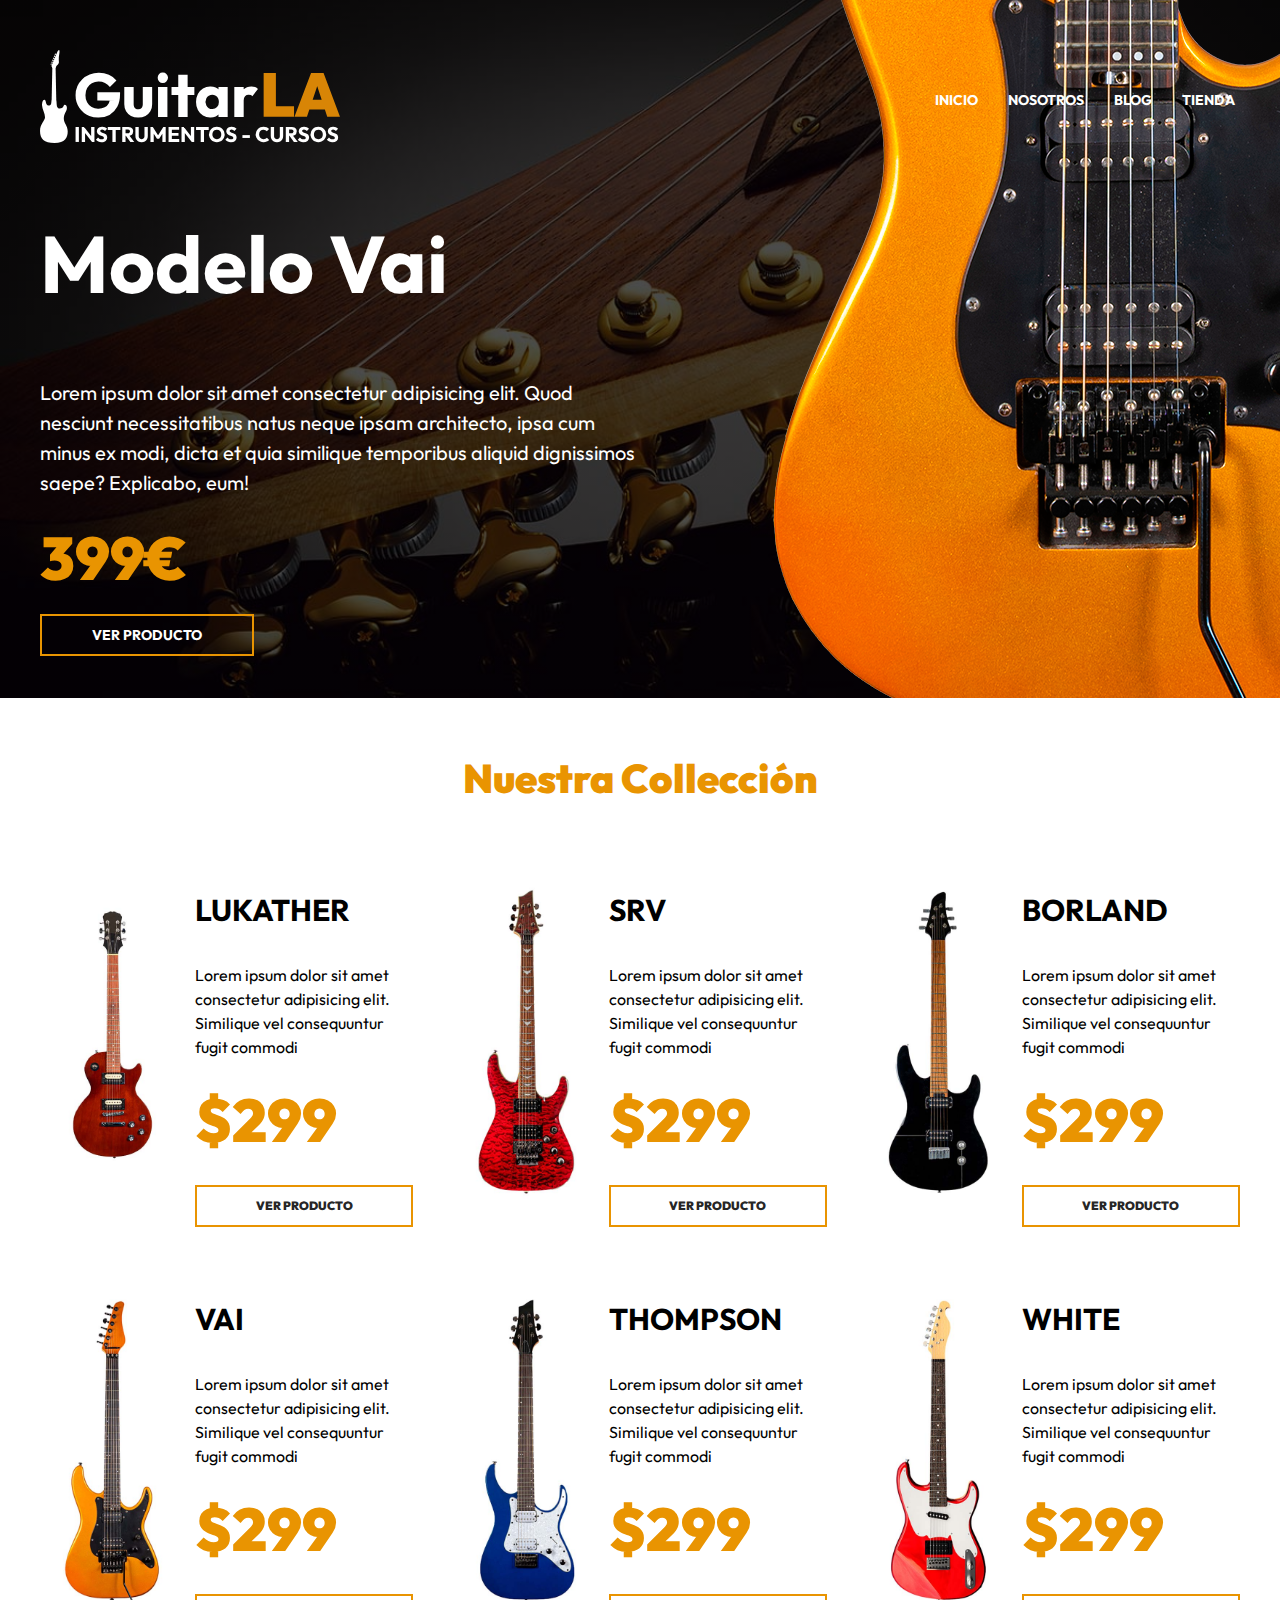
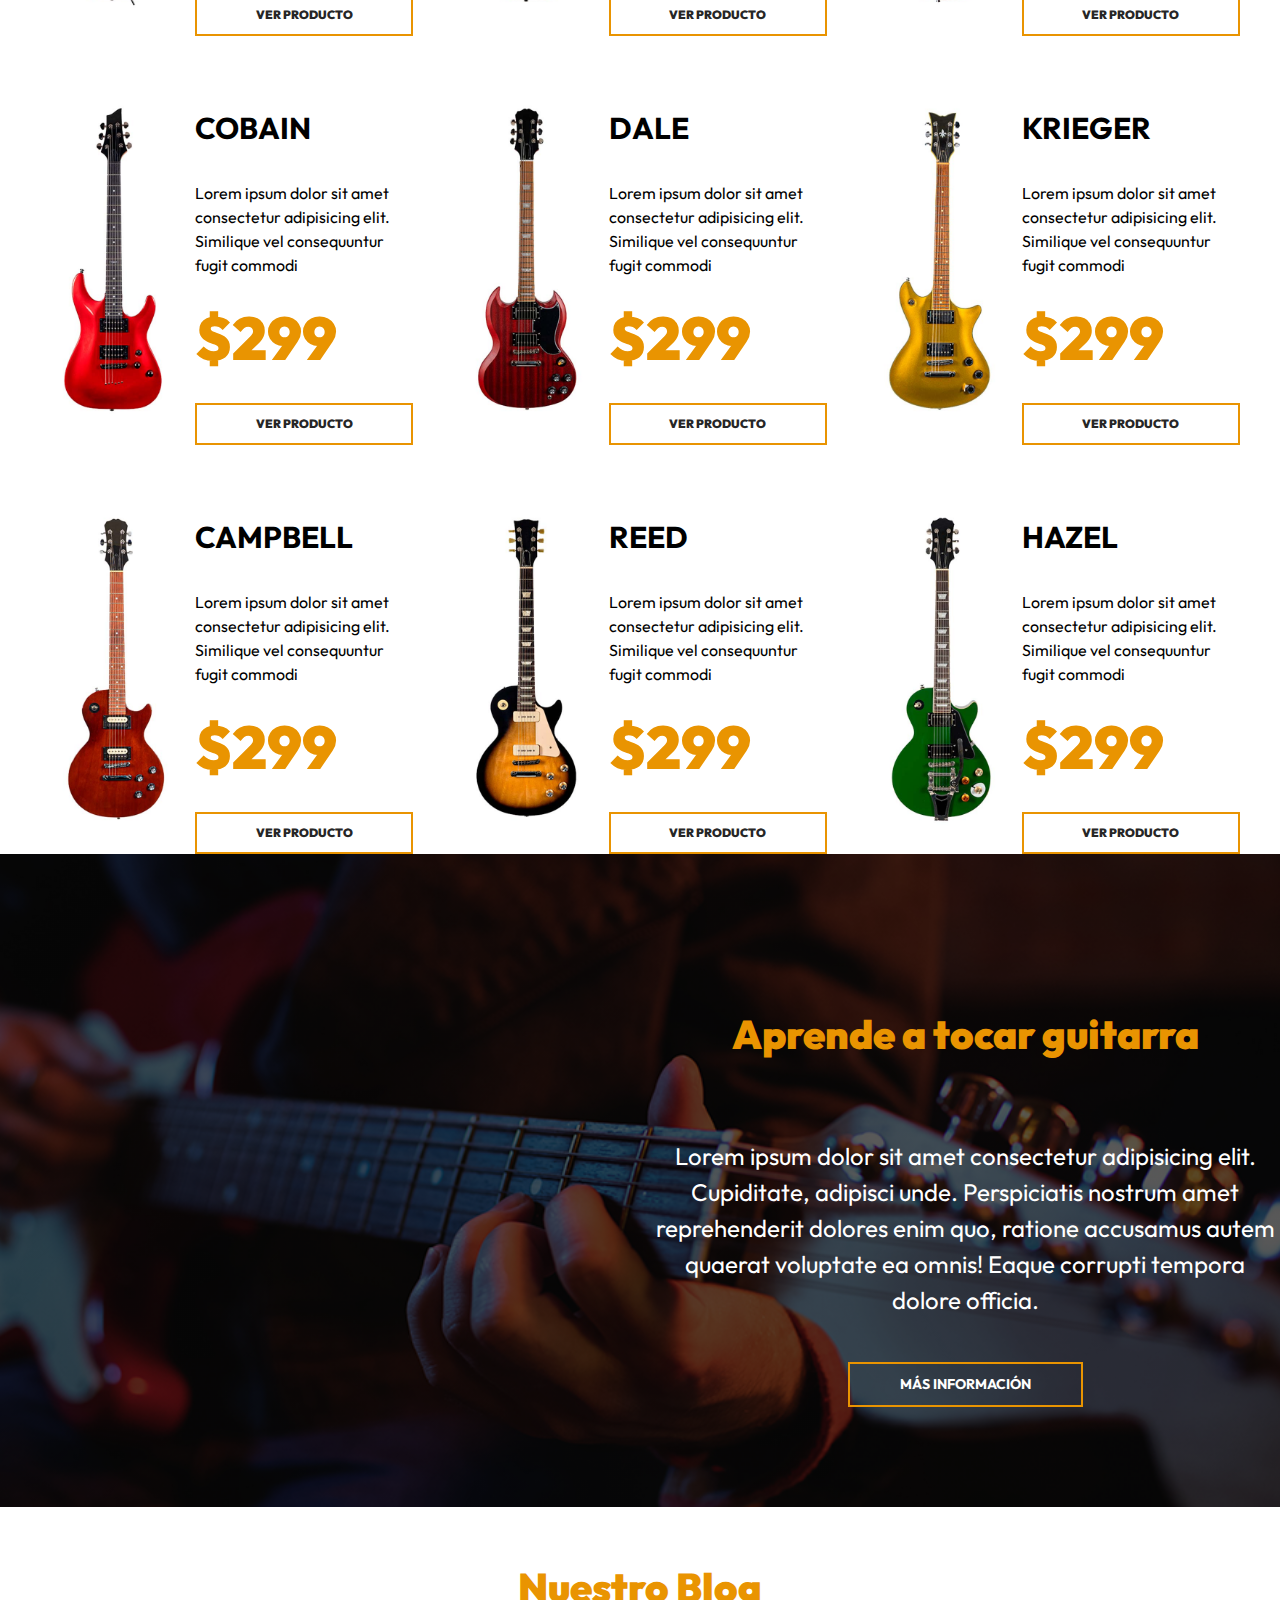
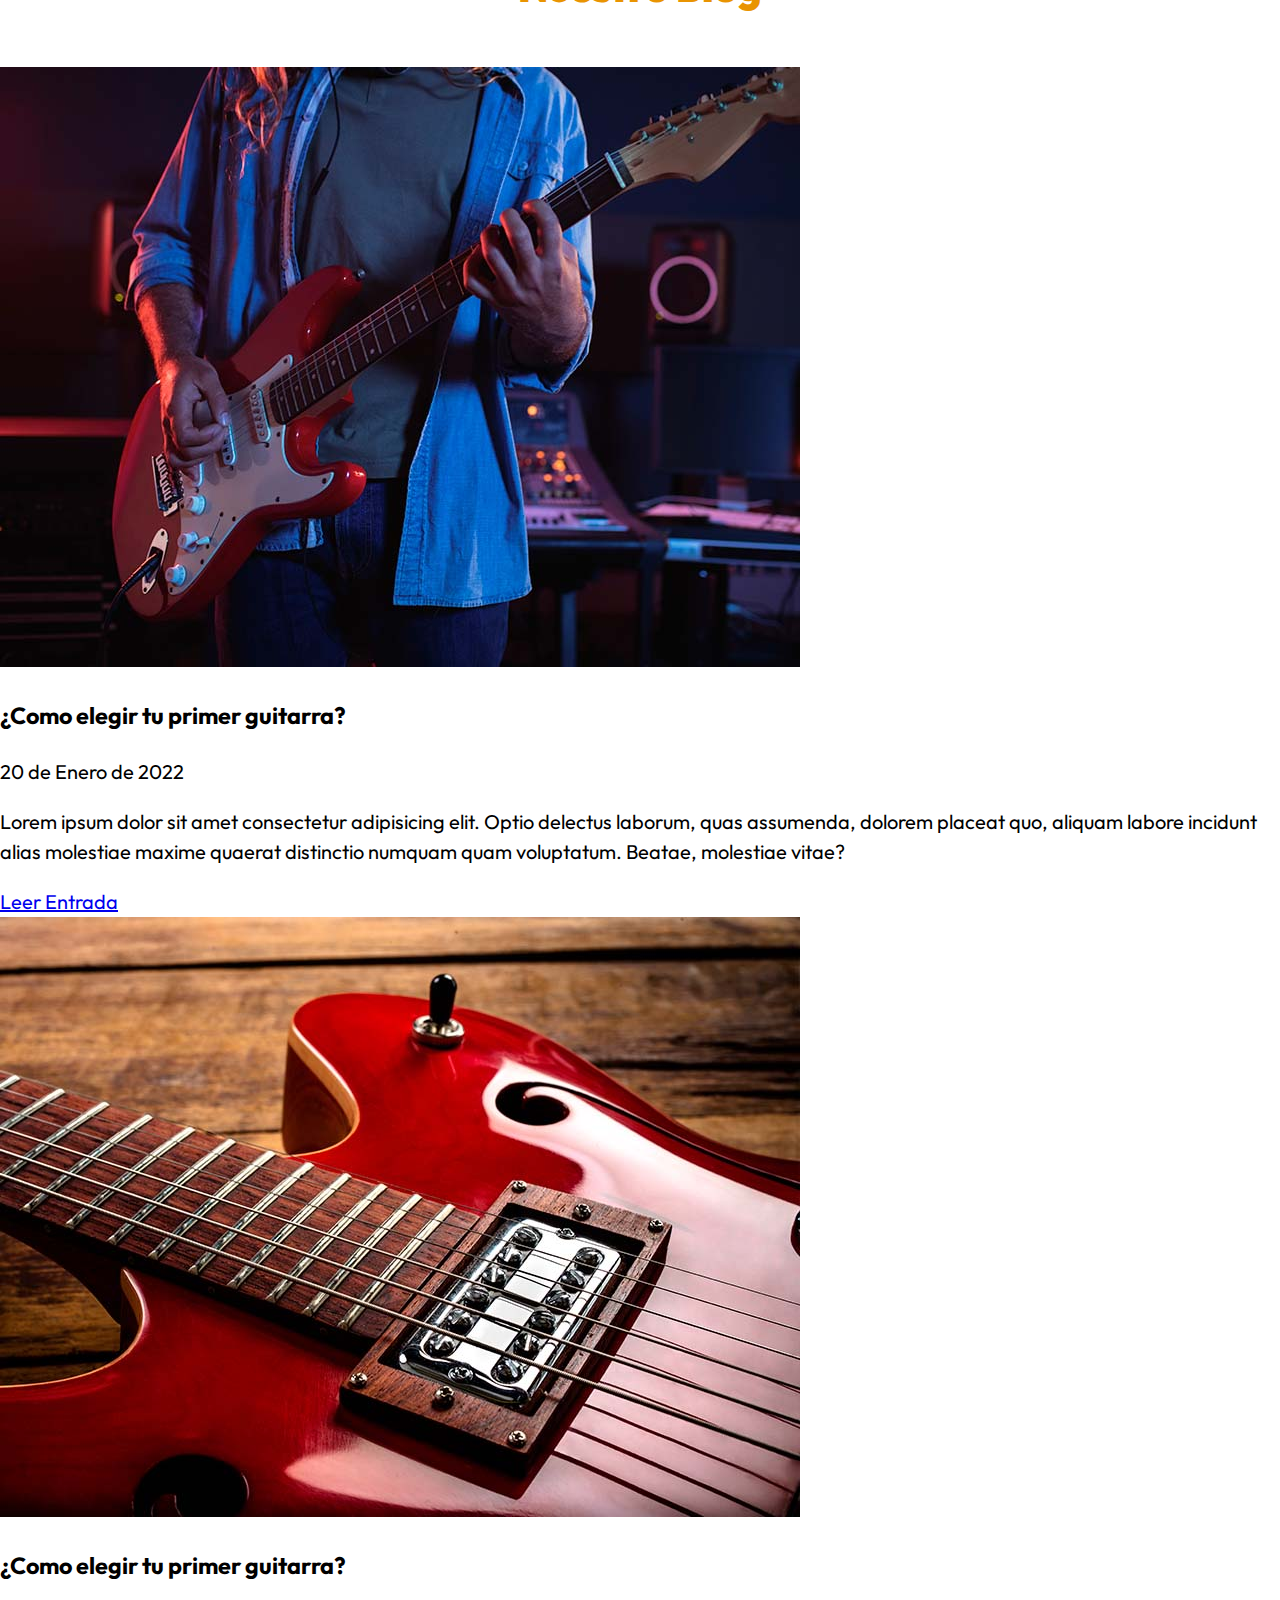
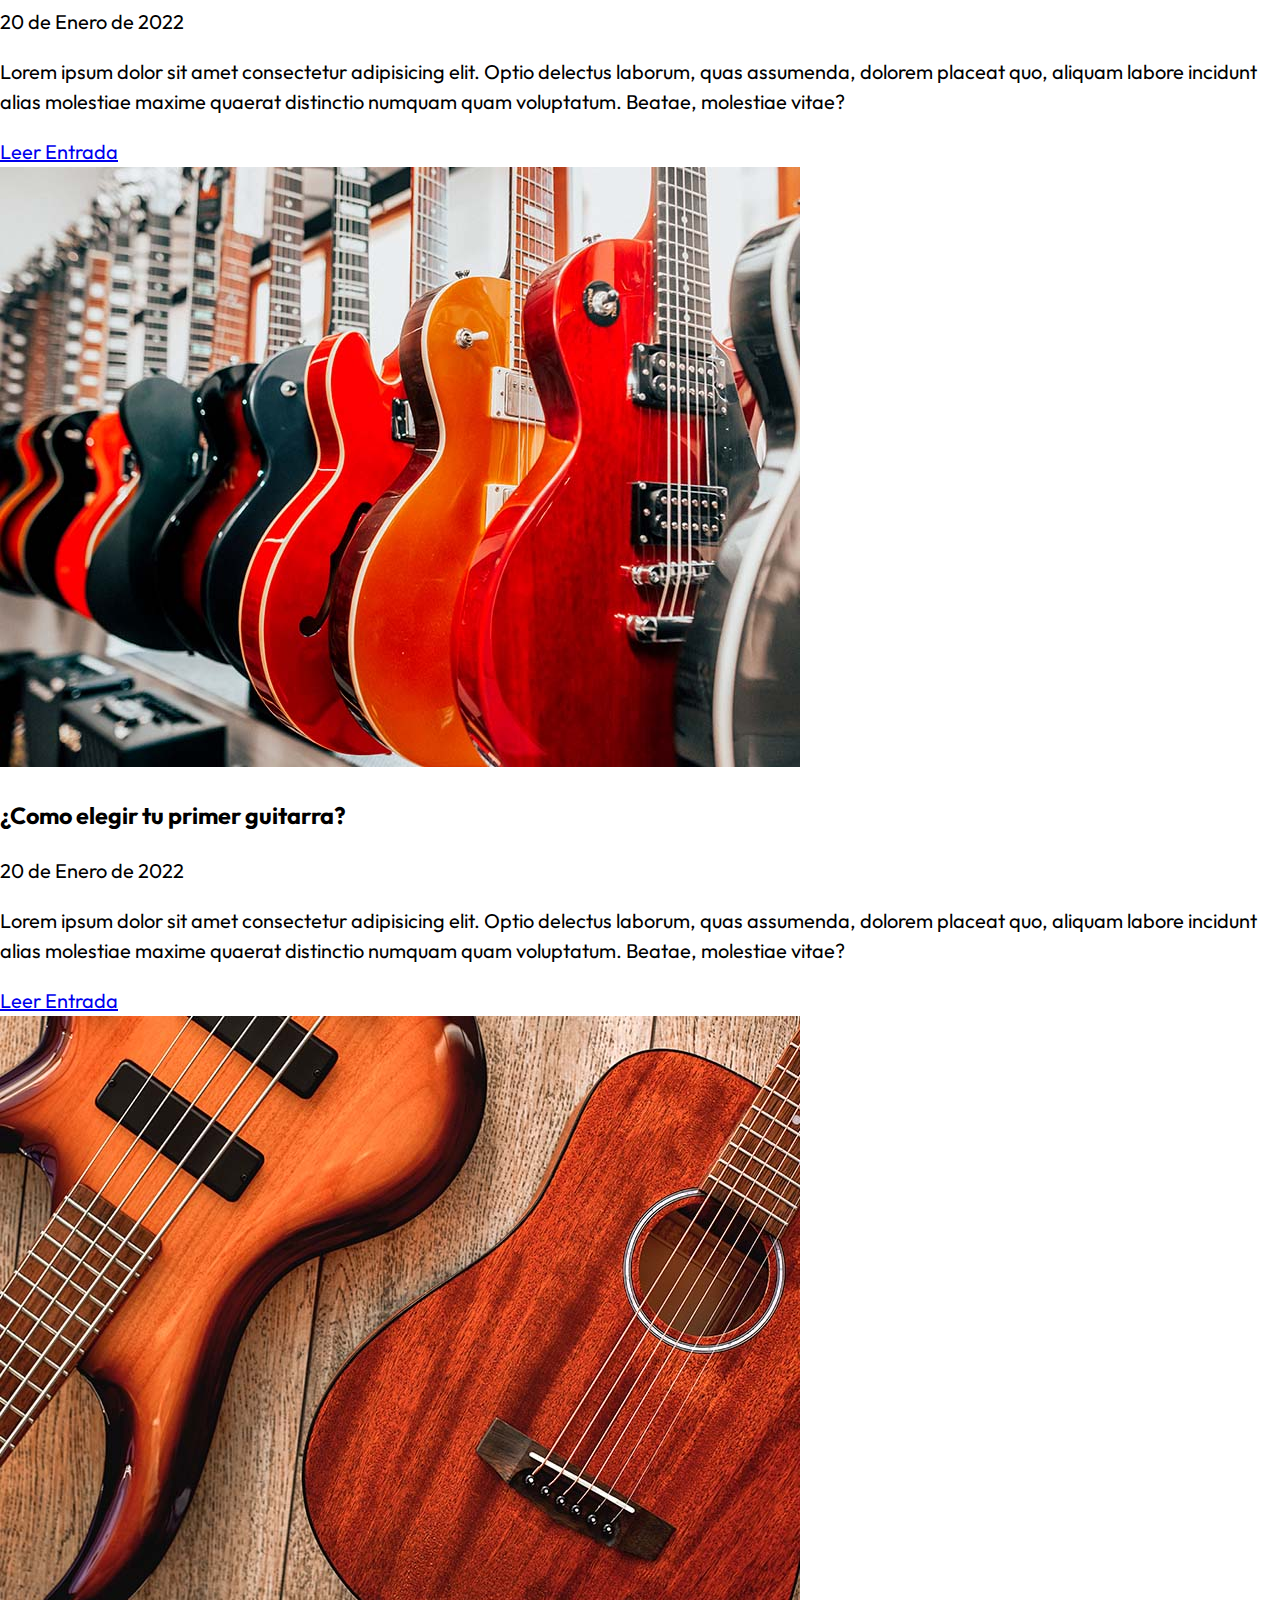
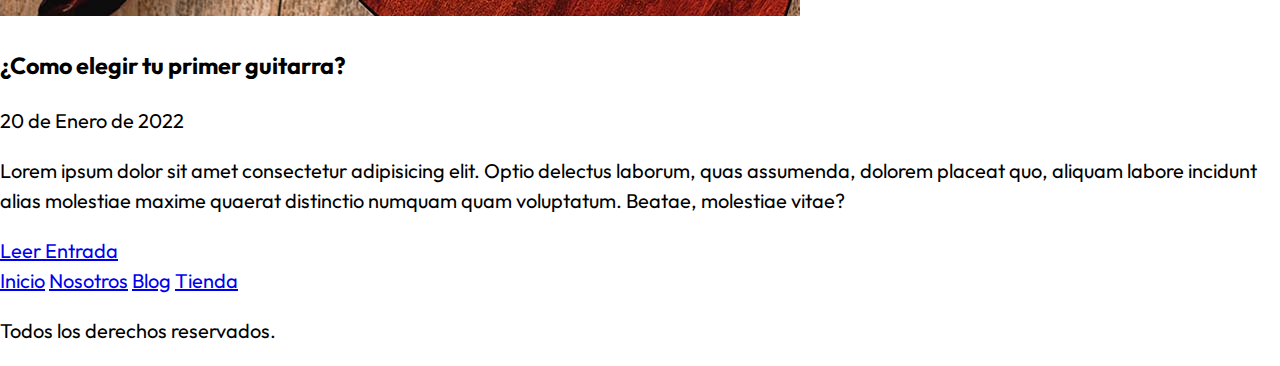
<file: index.html>
<!DOCTYPE html>
<html lang="en">

<head>
    <meta charset="UTF-8">
    <meta http-equiv="X-UA-Compatible" content="IE=edge">
    <meta name="viewport" content="width=device-width, initial-scale=1.0">
    <title>GuitarLA</title>
    <link rel="stylesheet" href="css/normalize.css">
    <link rel="preconnect" href="https://fonts.googleapis.com">
    <link rel="preconnect" href="https://fonts.gstatic.com" crossorigin>
    <link href="https://fonts.googleapis.com/css2?family=Outfit:wght@400;700;900&display=swap" rel="stylesheet">
    <link rel="stylesheet" href="css/app.css">
</head>

<body>
    <header class="header">
        <div class="header__contenedor">
            <div class="header__barra">
                <a href="./">
                    <img src="img/logo.svg" alt="imagen logo" class="header__logo">
                </a>
                <nav class="navegacion">
                    <a class="navegacion__enlace" href="index.html">Inicio</a>
                    <a class="navegacion__enlace" href="nosotros.html">Nosotros</a>
                    <a class="navegacion__enlace" href="blog.html">Blog</a>
                    <a class="navegacion__enlace" href="tienda.html">Tienda</a>

                </nav>
            </div> <!-- header.barra-->
            <div class="modelo">
                <h1 class="modelo__nombre">Modelo Vai</h1>
                <p class="modelo__descripcion">
                    Lorem ipsum dolor sit amet consectetur adipisicing elit. Quod nesciunt necessitatibus natus neque
                    ipsam architecto, ipsa cum minus ex modi, dicta et quia similique temporibus aliquid dignissimos
                    saepe? Explicabo, eum!
                </p>
                <p class="modelo__precio">399€</p>
                <a href="producto.html" class="modelo__enlace">Ver Producto</a>
            </div>
        </div>
        <img src="img/header_guitarra.png" alt="imagen header guitarra" class="header__guitarra">
    </header>
    <main class="productos productos__contenedor">
        <h2 class="productos__heading">Nuestra Collección</h2>
        <div class="productos__grid">

            <div class="producto">
                <img class="producto__imagen" src="img/guitarra_01.jpg" alt="imagen guitarra">

                <div class="producto__contenido">
                    <h3 class="producto__nombre">Lukather</h3>
                    <p class="producto__descripcion">Lorem ipsum dolor sit amet consectetur adipisicing elit. Similique
                        vel consequuntur fugit commodi</p>
                    <p class="producto__precio">$299</p>
                    <a class="producto__enlace" href="producto.html">Ver Producto</a>
                </div>
            </div><!--./producto-->

            <div class="producto">
                <img class="producto__imagen" src="img/guitarra_02.jpg" alt="imagen guitarra">

                <div class="producto__contenido">
                    <h3 class="producto__nombre">SRV</h3>
                    <p class="producto__descripcion">Lorem ipsum dolor sit amet consectetur adipisicing elit. Similique
                        vel consequuntur fugit commodi</p>
                    <p class="producto__precio">$299</p>
                    <a class="producto__enlace" href="producto.html">Ver Producto</a>
                </div>
            </div><!--./producto-->

            <div class="producto">
                <img class="producto__imagen" src="img/guitarra_03.jpg" alt="imagen guitarra">

                <div class="producto__contenido">
                    <h3 class="producto__nombre">Borland</h3>
                    <p class="producto__descripcion">Lorem ipsum dolor sit amet consectetur adipisicing elit. Similique
                        vel consequuntur fugit commodi</p>
                    <p class="producto__precio">$299</p>
                    <a class="producto__enlace" href="producto.html">Ver Producto</a>
                </div>
            </div><!--./producto-->

            <div class="producto">
                <img class="producto__imagen" src="img/guitarra_04.jpg" alt="imagen guitarra">

                <div class="producto__contenido">
                    <h3 class="producto__nombre">VAI</h3>
                    <p class="producto__descripcion">Lorem ipsum dolor sit amet consectetur adipisicing elit. Similique
                        vel consequuntur fugit commodi</p>
                    <p class="producto__precio">$299</p>
                    <a class="producto__enlace" href="producto.html">Ver Producto</a>
                </div>
            </div><!--./producto-->

            <div class="producto">
                <img class="producto__imagen" src="img/guitarra_05.jpg" alt="imagen guitarra">

                <div class="producto__contenido">
                    <h3 class="producto__nombre">Thompson</h3>
                    <p class="producto__descripcion">Lorem ipsum dolor sit amet consectetur adipisicing elit. Similique
                        vel consequuntur fugit commodi</p>
                    <p class="producto__precio">$299</p>
                    <a class="producto__enlace" href="producto.html">Ver Producto</a>
                </div>
            </div><!--./producto-->

            <div class="producto">
                <img class="producto__imagen" src="img/guitarra_06.jpg" alt="imagen guitarra">

                <div class="producto__contenido">
                    <h3 class="producto__nombre">White</h3>
                    <p class="producto__descripcion">Lorem ipsum dolor sit amet consectetur adipisicing elit. Similique
                        vel consequuntur fugit commodi</p>
                    <p class="producto__precio">$299</p>
                    <a class="producto__enlace" href="producto.html">Ver Producto</a>
                </div>
            </div><!--./producto-->

            <div class="producto">
                <img class="producto__imagen" src="img/guitarra_07.jpg" alt="imagen guitarra">

                <div class="producto__contenido">
                    <h3 class="producto__nombre">Cobain</h3>
                    <p class="producto__descripcion">Lorem ipsum dolor sit amet consectetur adipisicing elit. Similique
                        vel consequuntur fugit commodi</p>
                    <p class="producto__precio">$299</p>
                    <a class="producto__enlace" href="producto.html">Ver Producto</a>
                </div>
            </div><!--./producto-->

            <div class="producto">
                <img class="producto__imagen" src="img/guitarra_08.jpg" alt="imagen guitarra">

                <div class="producto__contenido">
                    <h3 class="producto__nombre">Dale</h3>
                    <p class="producto__descripcion">Lorem ipsum dolor sit amet consectetur adipisicing elit. Similique
                        vel consequuntur fugit commodi</p>
                    <p class="producto__precio">$299</p>
                    <a class="producto__enlace" href="producto.html">Ver Producto</a>
                </div>
            </div><!--./producto-->

            <div class="producto">
                <img class="producto__imagen" src="img/guitarra_09.jpg" alt="imagen guitarra">

                <div class="producto__contenido">
                    <h3 class="producto__nombre">Krieger</h3>
                    <p class="producto__descripcion">Lorem ipsum dolor sit amet consectetur adipisicing elit. Similique
                        vel consequuntur fugit commodi</p>
                    <p class="producto__precio">$299</p>
                    <a class="producto__enlace" href="producto.html">Ver Producto</a>
                </div>
            </div><!--./producto-->

            <div class="producto">
                <img class="producto__imagen" src="img/guitarra_10.jpg" alt="imagen guitarra">

                <div class="producto__contenido">
                    <h3 class="producto__nombre">Campbell</h3>
                    <p class="producto__descripcion">Lorem ipsum dolor sit amet consectetur adipisicing elit. Similique
                        vel consequuntur fugit commodi</p>
                    <p class="producto__precio">$299</p>
                    <a class="producto__enlace" href="producto.html">Ver Producto</a>
                </div>
            </div><!--./producto-->

            <div class="producto">
                <img class="producto__imagen" src="img/guitarra_11.jpg" alt="imagen guitarra">

                <div class="producto__contenido">
                    <h3 class="producto__nombre">Reed</h3>
                    <p class="producto__descripcion">Lorem ipsum dolor sit amet consectetur adipisicing elit. Similique
                        vel consequuntur fugit commodi</p>
                    <p class="producto__precio">$299</p>
                    <a class="producto__enlace" href="producto.html">Ver Producto</a>
                </div>
            </div><!--./producto-->

            <div class="producto">
                <img class="producto__imagen" src="img/guitarra_12.jpg" alt="imagen guitarra">

                <div class="producto__contenido">
                    <h3 class="producto__nombre">Hazel</h3>
                    <p class="producto__descripcion">Lorem ipsum dolor sit amet consectetur adipisicing elit. Similique
                        vel consequuntur fugit commodi</p>
                    <p class="producto__precio">$299</p>
                    <a class="producto__enlace" href="producto.html">Ver Producto</a>
                </div>
            </div><!--./producto-->


        </div><!--./productos__grid-->
    </main>
    <section class="cursos">
        <div class="cursos__contenedor cursos__grid">
            <div class="cursos__contenido">
                <h2 class="cursos__heading">Aprende a tocar guitarra</h2>
                <p class="cursos__texto">Lorem ipsum dolor sit amet consectetur adipisicing elit. Cupiditate, adipisci
                    unde. Perspiciatis nostrum amet reprehenderit dolores enim quo, ratione accusamus autem quaerat
                    voluptate ea omnis! Eaque corrupti tempora dolore officia.</p>
                <a href="#" class="cursos__enlace">Más información</a>
            </div>
        </div>
    </section>
    <section class="blog">
        <h2 class="blog__heading">Nuestro Blog</h2>
        <div class="blog__contenedor blog__grid">
            <article class="entrada">
                <img class="entrada__imagen" src="img/blog_1.jpg" alt="imagen blog">

                <div class="entrada__contenido">
                    <h3 class="entrada__titulo">¿Como elegir tu primer guitarra?</h3>
                    <p class="entrada__fecha">20 de Enero de 2022</p>
                    <p class="entrada__texto">Lorem ipsum dolor sit amet consectetur adipisicing elit. Optio delectus
                        laborum, quas assumenda, dolorem placeat quo, aliquam labore incidunt alias molestiae maxime
                        quaerat distinctio numquam quam voluptatum. Beatae, molestiae vitae?</p>

                    <a class="entrada__enlace" href="entrada.html">Leer Entrada</a>
                </div>
            </article>

            <article class="entrada">
                <img class="entrada__imagen" src="img/blog_2.jpg" alt="imagen blog">

                <div class="entrada__contenido">
                    <h3 class="entrada__titulo">¿Como elegir tu primer guitarra?</h3>
                    <p class="entrada__fecha">20 de Enero de 2022</p>
                    <p class="entrada__texto">Lorem ipsum dolor sit amet consectetur adipisicing elit. Optio delectus
                        laborum, quas assumenda, dolorem placeat quo, aliquam labore incidunt alias molestiae maxime
                        quaerat distinctio numquam quam voluptatum. Beatae, molestiae vitae?</p>

                    <a class="entrada__enlace" href="entrada.html">Leer Entrada</a>
                </div>
            </article>

            <article class="entrada">
                <img class="entrada__imagen" src="img/blog_3.jpg" alt="imagen blog">

                <div class="entrada__contenido">
                    <h3 class="entrada__titulo">¿Como elegir tu primer guitarra?</h3>
                    <p class="entrada__fecha">20 de Enero de 2022</p>
                    <p class="entrada__texto">Lorem ipsum dolor sit amet consectetur adipisicing elit. Optio delectus
                        laborum, quas assumenda, dolorem placeat quo, aliquam labore incidunt alias molestiae maxime
                        quaerat distinctio numquam quam voluptatum. Beatae, molestiae vitae?</p>

                    <a class="entrada__enlace" href="entrada.html">Leer Entrada</a>
                </div>
            </article>

            <article class="entrada">
                <img class="entrada__imagen" src="img/blog_4.jpg" alt="imagen blog">

                <div class="entrada__contenido">
                    <h3 class="entrada__titulo">¿Como elegir tu primer guitarra?</h3>
                    <p class="entrada__fecha">20 de Enero de 2022</p>
                    <p class="entrada__texto">Lorem ipsum dolor sit amet consectetur adipisicing elit. Optio delectus
                        laborum, quas assumenda, dolorem placeat quo, aliquam labore incidunt alias molestiae maxime
                        quaerat distinctio numquam quam voluptatum. Beatae, molestiae vitae?</p>

                    <a class="entrada__enlace" href="entrada.html">Leer Entrada</a>
                </div>
            </article>
        </div>
    </section>
    <footer class="footer">
        <div class="footer__contenedor footer__contenido">
            <nav class="footer__nav">
                <a href="index.html" class="footer__enlace">Inicio</a>
                <a href="nosotros.html" class="footer__enlace">Nosotros</a>
                <a href="blog.html" class="footer__enlace">Blog</a>
                <a href="tienda.html" class="footer__enlace">Tienda</a>
            </nav>
            <p class="footer__copyright">Todos los derechos reservados.</p>
        </div>
    </footer>
</body>

</html>
</file>
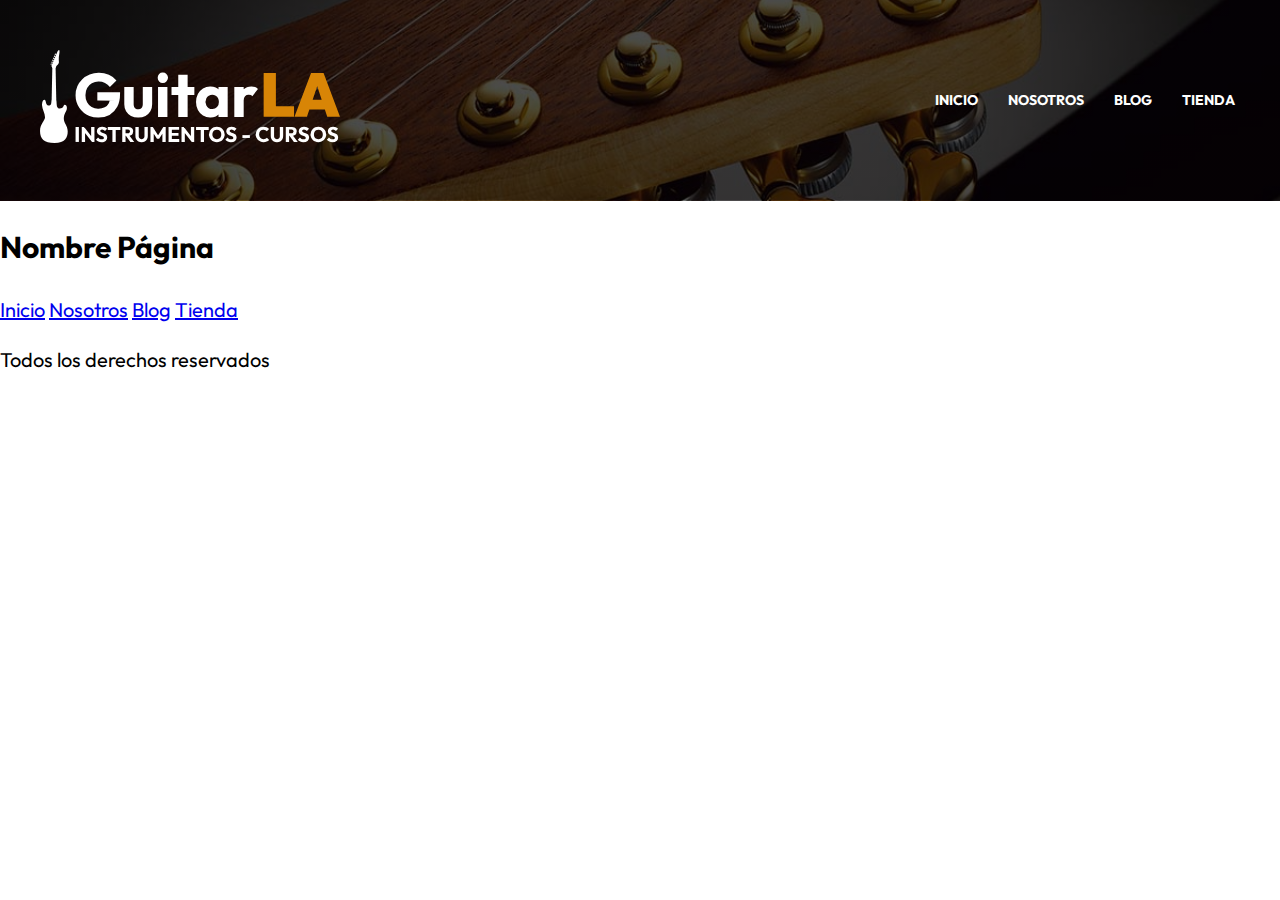
<file: base.html>
<!DOCTYPE html>
<html lang="en">
<head>
    <meta charset="UTF-8">
    <meta http-equiv="X-UA-Compatible" content="IE=edge">
    <meta name="viewport" content="width=device-width, initial-scale=1.0">
    <title>GuitarLA: Nombre Página</title>
    <link rel="stylesheet" href="css/normalize.css">
    <link rel="preconnect" href="https://fonts.googleapis.com">
    <link rel="preconnect" href="https://fonts.gstatic.com" crossorigin>
    <link href="https://fonts.googleapis.com/css2?family=Outfit:wght@400;700;900&display=swap" rel="stylesheet"> 
    <link rel="stylesheet" href="css/app.css">
</head>
<body>

    <header class="header">
        <div class="header__contenedor">
            <div class="header__barra">
                <a href="./">
                    <img class="header__logo" src="img/logo.svg" alt="imagen logo">
                </a>

                <nav class="navegacion">
                    <a class="navegacion__enlace" href="index.html">Inicio</a>
                    <a class="navegacion__enlace" href="nosotros.html">Nosotros</a>
                    <a class="navegacion__enlace" href="blog.html">Blog</a>
                    <a class="navegacion__enlace" href="tienda.html">Tienda</a>
                </nav>
            </div><!--.header-barra-->
        </div>
    </header>


    <main class="contenedor">
        <h2 class="heading">Nombre Página</h2>
    </main>

    <footer class="footer">
        <div class="footer__contenedor footer__contenido">
            <nav class="footer__nav">
                <a class="footer__enlace" href="index.html">Inicio</a>
                <a class="footer__enlace" href="nosotros.html">Nosotros</a>
                <a class="footer__enlace" href="blog.html">Blog</a>
                <a class="footer__enlace" href="tienda.html">Tienda</a>
            </nav>
            <p class="footer__copyright">Todos los derechos reservados</p>
        </div>
    </footer>

</body>
</html>
</file>
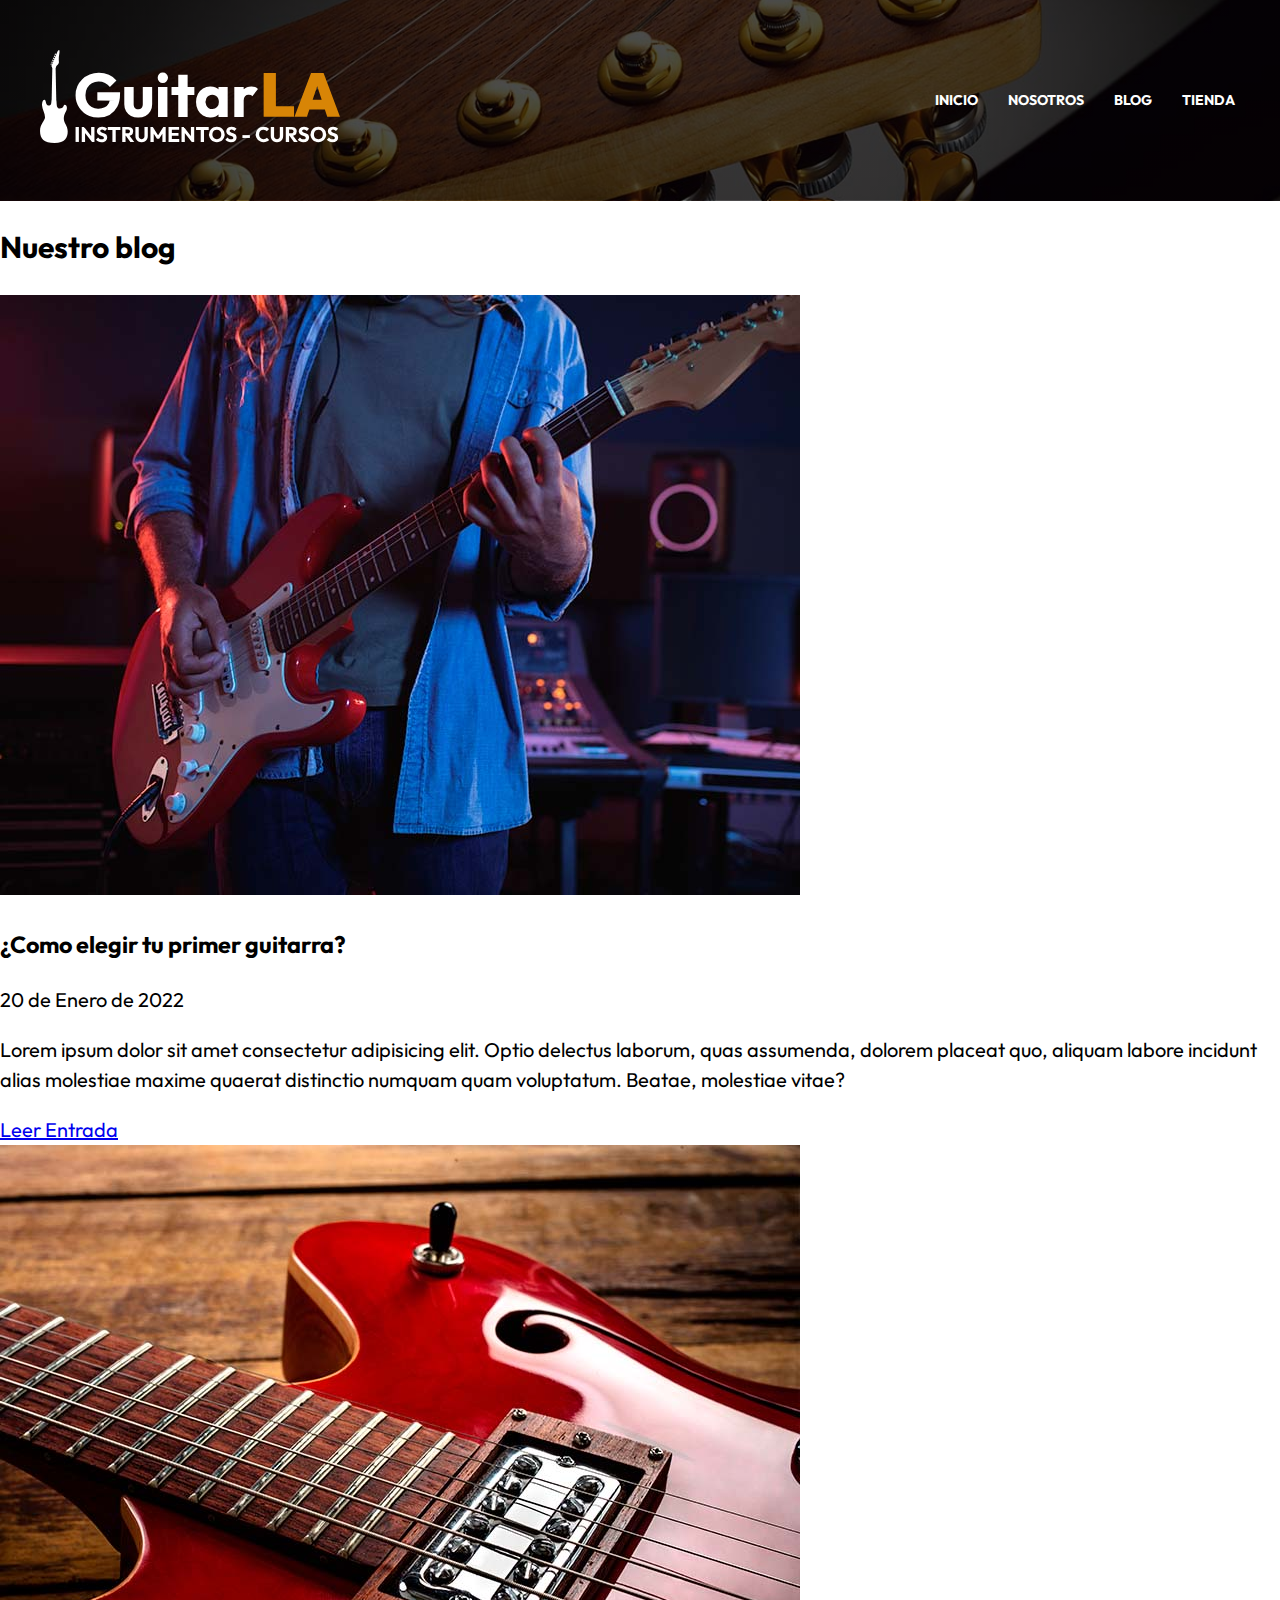
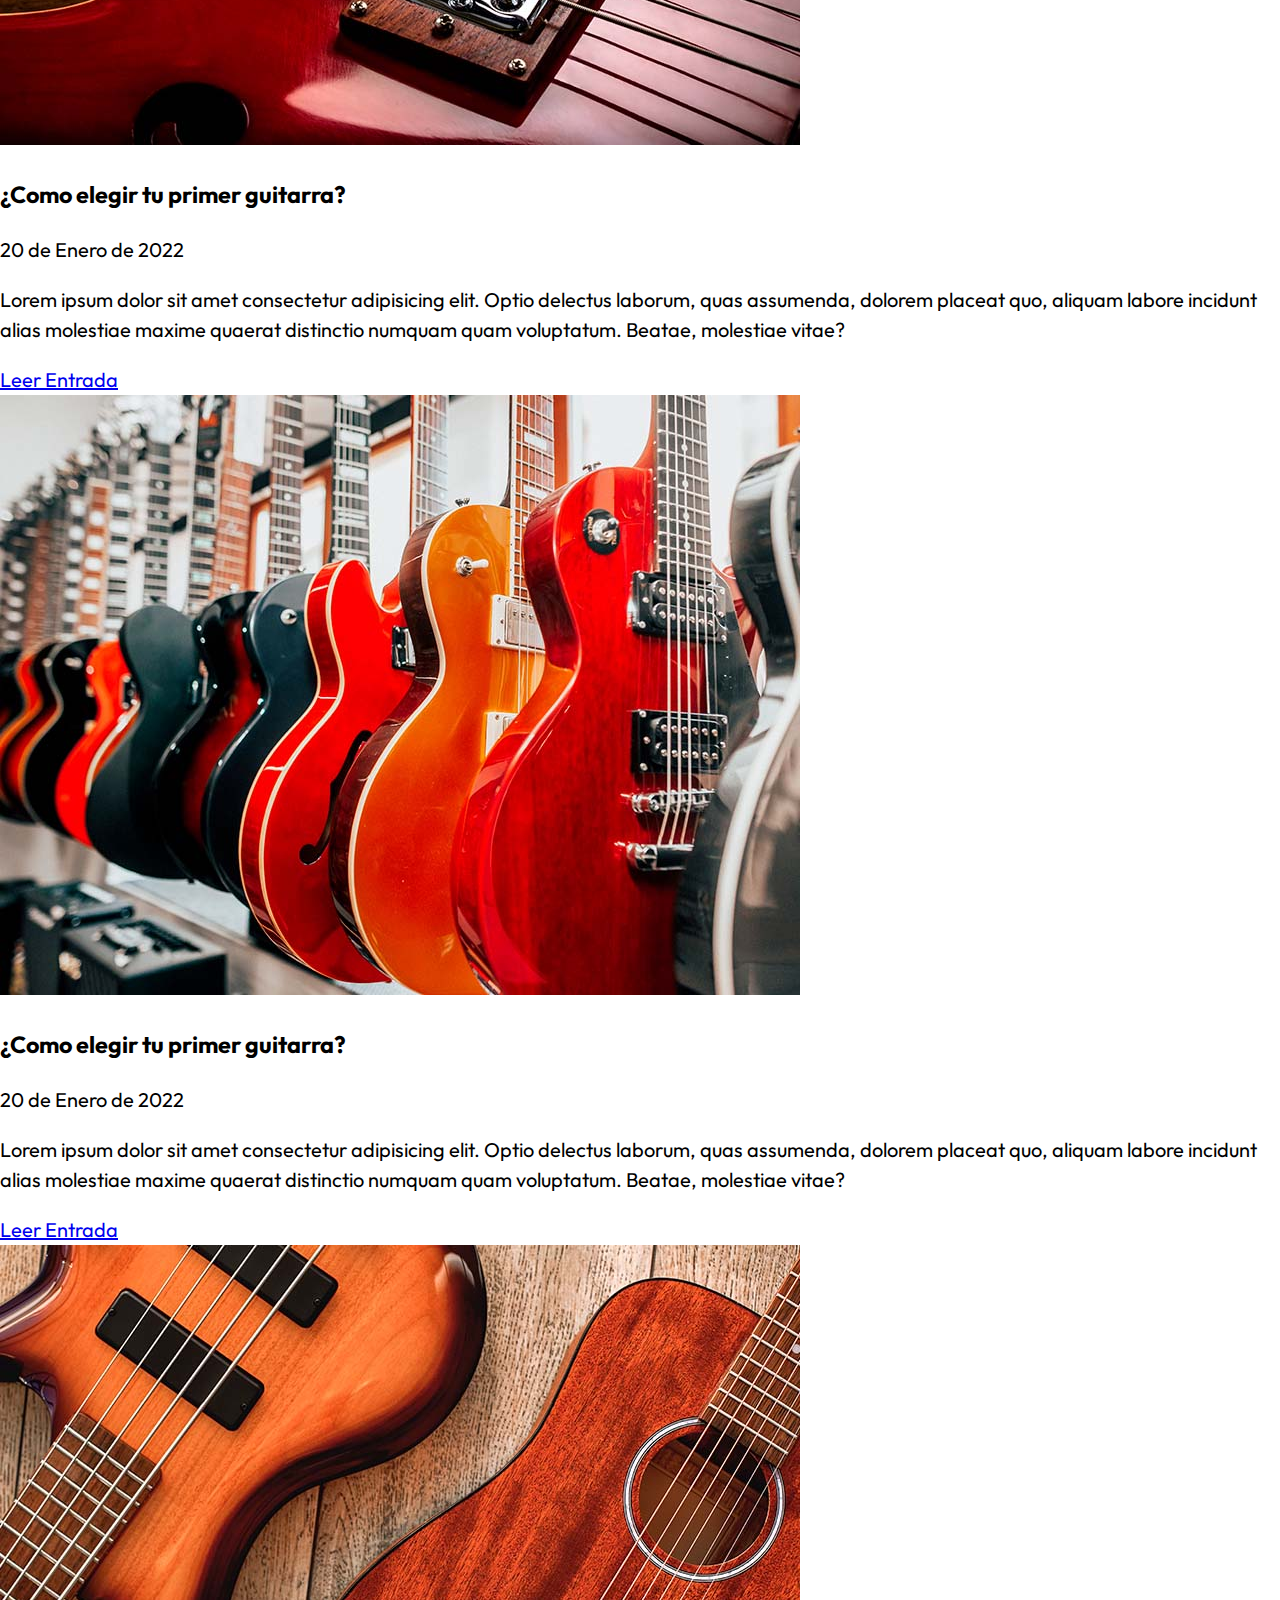
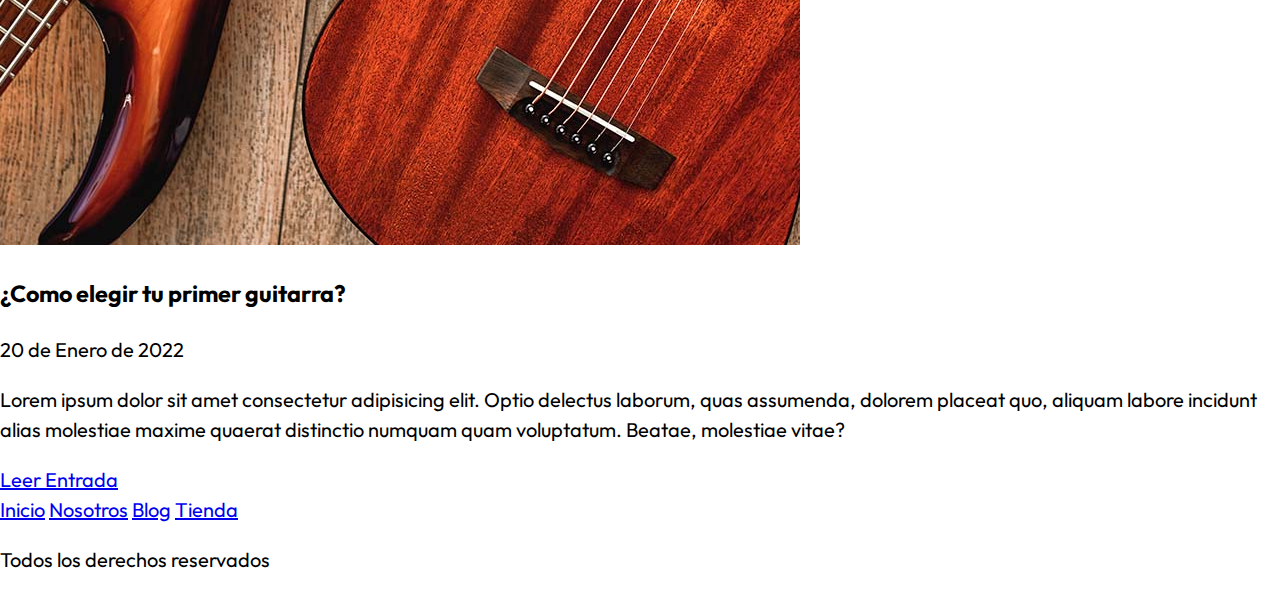
<file: blog.html>
<!DOCTYPE html>
<html lang="en">
<head>
    <meta charset="UTF-8">
    <meta http-equiv="X-UA-Compatible" content="IE=edge">
    <meta name="viewport" content="width=device-width, initial-scale=1.0">
    <title>GuitarLA: Nuestro blog</title>
    <link rel="stylesheet" href="css/normalize.css">
    <link rel="preconnect" href="https://fonts.googleapis.com">
    <link rel="preconnect" href="https://fonts.gstatic.com" crossorigin>
    <link href="https://fonts.googleapis.com/css2?family=Outfit:wght@400;700;900&display=swap" rel="stylesheet"> 
    <link rel="stylesheet" href="css/app.css">
</head>
<body>

    <header class="header">
        <div class="header__contenedor">
            <div class="header__barra">
                <a href="./">
                    <img class="header__logo" src="img/logo.svg" alt="imagen logo">
                </a>

                <nav class="navegacion">
                    <a class="navegacion__enlace" href="index.html">Inicio</a>
                    <a class="navegacion__enlace" href="nosotros.html">Nosotros</a>
                    <a class="navegacion__enlace" href="blog.html">Blog</a>
                    <a class="navegacion__enlace" href="tienda.html">Tienda</a>
                </nav>
            </div><!--.header-barra-->
        </div>
    </header>


    <main class="contenedor">
        <h2 class="heading">Nuestro blog</h2>
        <div class="blog__contenedor blog__grid blog__grid--pagina">
            <article class="entrada">
                <img class="entrada__imagen" src="img/blog_1.jpg" alt="imagen blog">

                <div class="entrada__contenido">
                    <h3 class="entrada__titulo">¿Como elegir tu primer guitarra?</h3>
                    <p class="entrada__fecha">20 de Enero de 2022</p>
                    <p class="entrada__texto">Lorem ipsum dolor sit amet consectetur adipisicing elit. Optio delectus
                        laborum, quas assumenda, dolorem placeat quo, aliquam labore incidunt alias molestiae maxime
                        quaerat distinctio numquam quam voluptatum. Beatae, molestiae vitae?</p>

                    <a class="entrada__enlace" href="entrada.html">Leer Entrada</a>
                </div>
            </article>

            <article class="entrada">
                <img class="entrada__imagen" src="img/blog_2.jpg" alt="imagen blog">

                <div class="entrada__contenido">
                    <h3 class="entrada__titulo">¿Como elegir tu primer guitarra?</h3>
                    <p class="entrada__fecha">20 de Enero de 2022</p>
                    <p class="entrada__texto">Lorem ipsum dolor sit amet consectetur adipisicing elit. Optio delectus
                        laborum, quas assumenda, dolorem placeat quo, aliquam labore incidunt alias molestiae maxime
                        quaerat distinctio numquam quam voluptatum. Beatae, molestiae vitae?</p>

                    <a class="entrada__enlace" href="entrada.html">Leer Entrada</a>
                </div>
            </article>

            <article class="entrada">
                <img class="entrada__imagen" src="img/blog_3.jpg" alt="imagen blog">

                <div class="entrada__contenido">
                    <h3 class="entrada__titulo">¿Como elegir tu primer guitarra?</h3>
                    <p class="entrada__fecha">20 de Enero de 2022</p>
                    <p class="entrada__texto">Lorem ipsum dolor sit amet consectetur adipisicing elit. Optio delectus
                        laborum, quas assumenda, dolorem placeat quo, aliquam labore incidunt alias molestiae maxime
                        quaerat distinctio numquam quam voluptatum. Beatae, molestiae vitae?</p>

                    <a class="entrada__enlace" href="entrada.html">Leer Entrada</a>
                </div>
            </article>

            <article class="entrada">
                <img class="entrada__imagen" src="img/blog_4.jpg" alt="imagen blog">

                <div class="entrada__contenido">
                    <h3 class="entrada__titulo">¿Como elegir tu primer guitarra?</h3>
                    <p class="entrada__fecha">20 de Enero de 2022</p>
                    <p class="entrada__texto">Lorem ipsum dolor sit amet consectetur adipisicing elit. Optio delectus
                        laborum, quas assumenda, dolorem placeat quo, aliquam labore incidunt alias molestiae maxime
                        quaerat distinctio numquam quam voluptatum. Beatae, molestiae vitae?</p>

                    <a class="entrada__enlace" href="entrada.html">Leer Entrada</a>
                </div>
            </article>
        </div>
    </main>

    <footer class="footer">
        <div class="footer__contenedor footer__contenido">
            <nav class="footer__nav">
                <a class="footer__enlace" href="index.html">Inicio</a>
                <a class="footer__enlace" href="nosotros.html">Nosotros</a>
                <a class="footer__enlace" href="blog.html">Blog</a>
                <a class="footer__enlace" href="tienda.html">Tienda</a>
            </nav>
            <p class="footer__copyright">Todos los derechos reservados</p>
        </div>
    </footer>

</body>
</html>
</file>
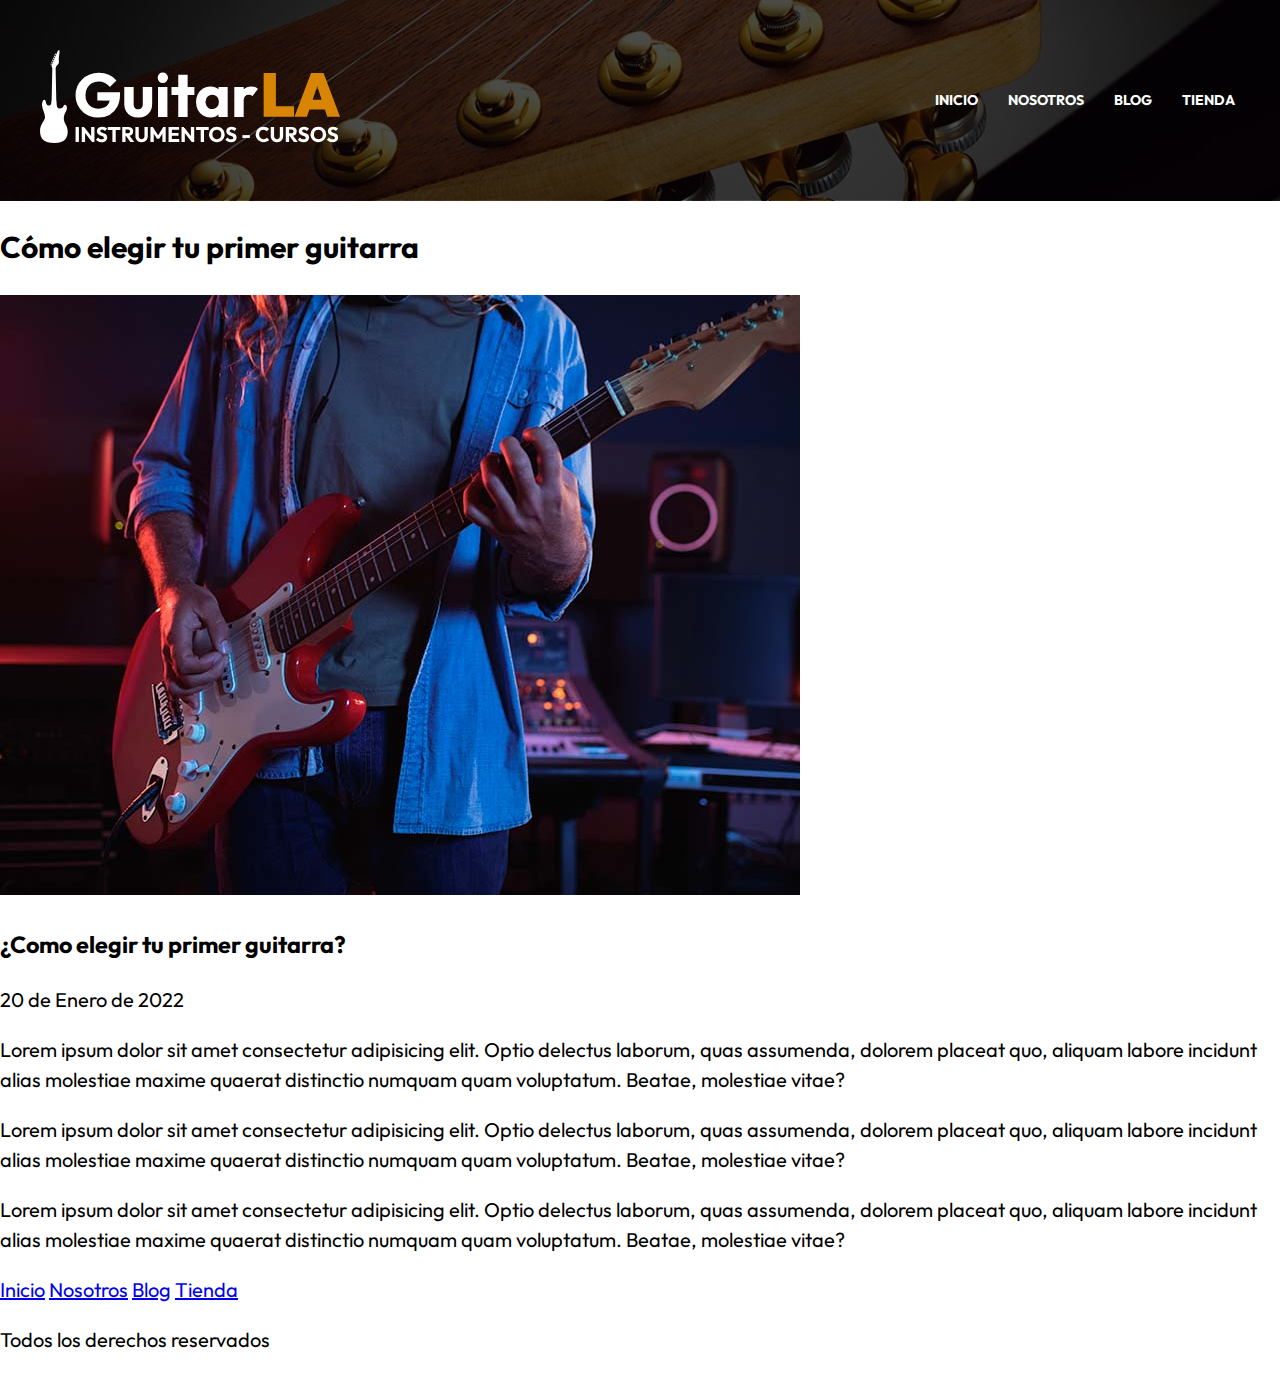
<file: entrada.html>
<!DOCTYPE html>
<html lang="en">
<head>
    <meta charset="UTF-8">
    <meta http-equiv="X-UA-Compatible" content="IE=edge">
    <meta name="viewport" content="width=device-width, initial-scale=1.0">
    <title>GuitarLA: Entrada</title>
    <link rel="stylesheet" href="css/normalize.css">
    <link rel="preconnect" href="https://fonts.googleapis.com">
    <link rel="preconnect" href="https://fonts.gstatic.com" crossorigin>
    <link href="https://fonts.googleapis.com/css2?family=Outfit:wght@400;700;900&display=swap" rel="stylesheet"> 
    <link rel="stylesheet" href="css/app.css">
</head>
<body>

    <header class="header">
        <div class="header__contenedor">
            <div class="header__barra">
                <a href="./">
                    <img class="header__logo" src="img/logo.svg" alt="imagen logo">
                </a>

                <nav class="navegacion">
                    <a class="navegacion__enlace" href="index.html">Inicio</a>
                    <a class="navegacion__enlace" href="nosotros.html">Nosotros</a>
                    <a class="navegacion__enlace" href="blog.html">Blog</a>
                    <a class="navegacion__enlace" href="tienda.html">Tienda</a>
                </nav>
            </div><!--.header-barra-->
        </div>
    </header>


    <main class="contenedor">
        <h2 class="heading">Cómo elegir tu primer guitarra</h2>
        <article class="entrada">
            <img class="entrada__imagen" src="img/blog_1.jpg" alt="imagen blog">

            <div class="entrada__contenido">
                <h3 class="entrada__titulo">¿Como elegir tu primer guitarra?</h3>
                <p class="entrada__fecha">20 de Enero de 2022</p>
                <p class="entrada__texto">Lorem ipsum dolor sit amet consectetur adipisicing elit. Optio delectus
                    laborum, quas assumenda, dolorem placeat quo, aliquam labore incidunt alias molestiae maxime
                    quaerat distinctio numquam quam voluptatum. Beatae, molestiae vitae?</p>
                <p class="entrada__texto">Lorem ipsum dolor sit amet consectetur adipisicing elit. Optio delectus
                    laborum, quas assumenda, dolorem placeat quo, aliquam labore incidunt alias molestiae maxime
                    quaerat distinctio numquam quam voluptatum. Beatae, molestiae vitae?</p>
                <p class="entrada__texto">Lorem ipsum dolor sit amet consectetur adipisicing elit. Optio delectus
                    laborum, quas assumenda, dolorem placeat quo, aliquam labore incidunt alias molestiae maxime
                    quaerat distinctio numquam quam voluptatum. Beatae, molestiae vitae?</p>

             </div>
        </article>
    </main>

    <footer class="footer">
        <div class="footer__contenedor footer__contenido">
            <nav class="footer__nav">
                <a class="footer__enlace" href="index.html">Inicio</a>
                <a class="footer__enlace" href="nosotros.html">Nosotros</a>
                <a class="footer__enlace" href="blog.html">Blog</a>
                <a class="footer__enlace" href="tienda.html">Tienda</a>
            </nav>
            <p class="footer__copyright">Todos los derechos reservados</p>
        </div>
    </footer>

</body>
</html>
</file>
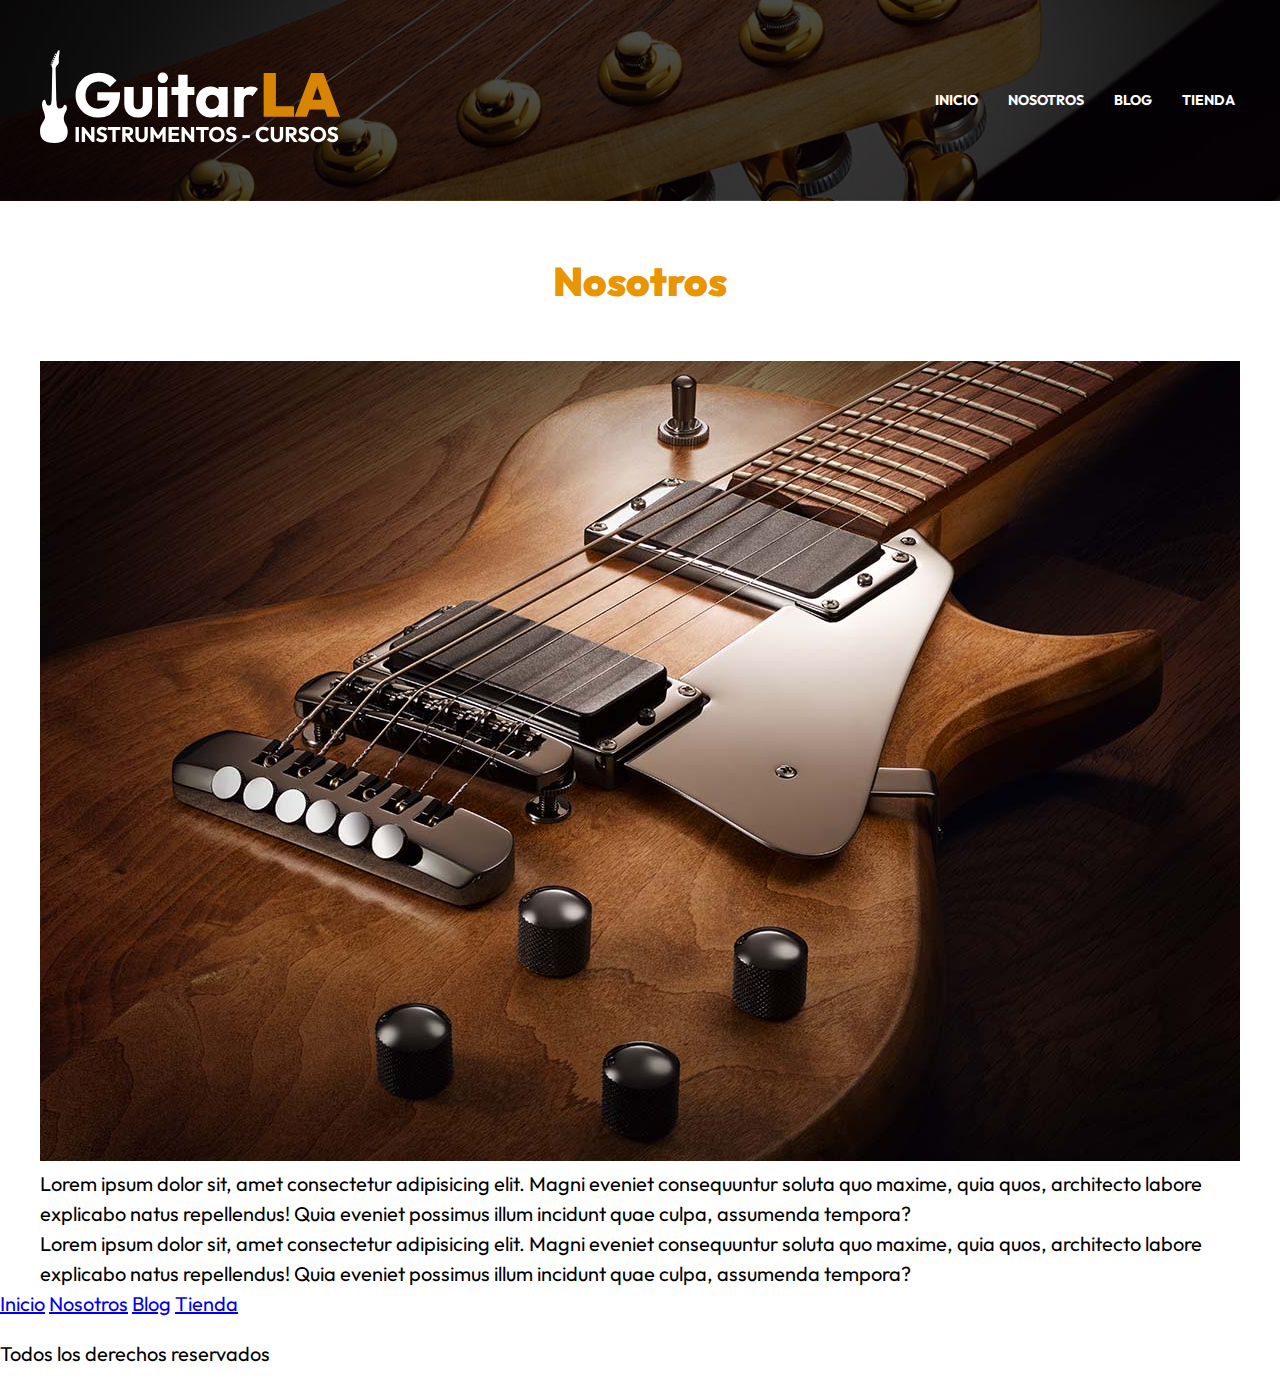
<file: nosotros.html>
<!DOCTYPE html>
<html lang="en">

<head>
    <meta charset="UTF-8">
    <meta http-equiv="X-UA-Compatible" content="IE=edge">
    <meta name="viewport" content="width=device-width, initial-scale=1.0">
    <title>GuitarLA: Nosotros</title>
    <link rel="stylesheet" href="css/normalize.css">
    <link rel="preconnect" href="https://fonts.googleapis.com">
    <link rel="preconnect" href="https://fonts.gstatic.com" crossorigin>
    <link href="https://fonts.googleapis.com/css2?family=Outfit:wght@400;700;900&display=swap" rel="stylesheet">
    <link rel="stylesheet" href="css/app.css">
</head>

<body>

    <header class="header">
        <div class="header__contenedor">
            <div class="header__barra">
                <a href="./">
                    <img class="header__logo" src="img/logo.svg" alt="imagen logo">
                </a>

                <nav class="navegacion">
                    <a class="navegacion__enlace" href="index.html">Inicio</a>
                    <a class="navegacion__enlace" href="nosotros.html">Nosotros</a>
                    <a class="navegacion__enlace" href="blog.html">Blog</a>
                    <a class="navegacion__enlace" href="tienda.html">Tienda</a>
                </nav>
            </div><!--.header-barra-->
        </div>
    </header>


    <main class="nosotros nosotros__contenedor">
        <h2 class="nosotros__heading">Nosotros</h2>
        <div class="nosotros__grid">
            <img src="img/nosotros.jpg" alt="imagen nosotros" class="nosotros__imagen">
            <div class="nosotros__contenido">
                <div class="nosotros__texto">Lorem ipsum dolor sit, amet consectetur adipisicing elit. Magni eveniet
                    consequuntur soluta quo maxime, quia quos, architecto labore explicabo natus repellendus! Quia
                    eveniet possimus illum incidunt quae culpa, assumenda tempora?</div>
                <div class="nosotros__texto">Lorem ipsum dolor sit, amet consectetur adipisicing elit. Magni eveniet
                    consequuntur soluta quo maxime, quia quos, architecto labore explicabo natus repellendus! Quia
                    eveniet possimus illum incidunt quae culpa, assumenda tempora?</div>
            </div>
        </div>
    </main>

    <footer class="footer">
        <div class="footer__contenedor footer__contenido">
            <nav class="footer__nav">
                <a class="footer__enlace" href="index.html">Inicio</a>
                <a class="footer__enlace" href="nosotros.html">Nosotros</a>
                <a class="footer__enlace" href="blog.html">Blog</a>
                <a class="footer__enlace" href="tienda.html">Tienda</a>
            </nav>
            <p class="footer__copyright">Todos los derechos reservados</p>
        </div>
    </footer>

</body>

</html>
</file>
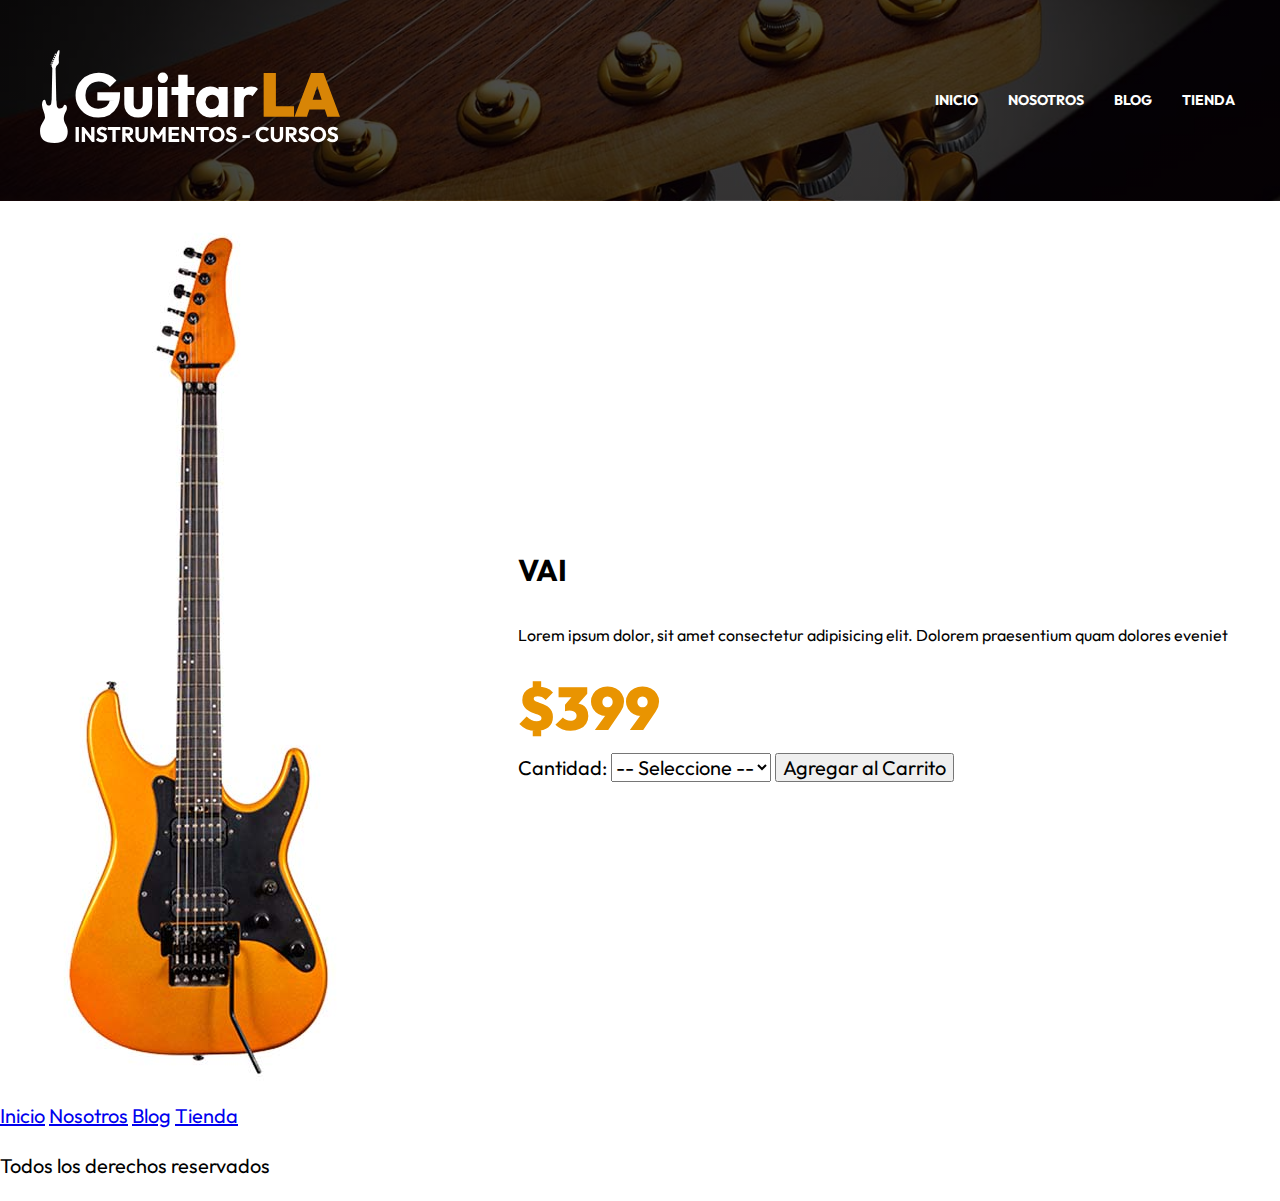
<file: producto.html>
<!DOCTYPE html>
<html lang="en">

<head>
    <meta charset="UTF-8">
    <meta http-equiv="X-UA-Compatible" content="IE=edge">
    <meta name="viewport" content="width=device-width, initial-scale=1.0">
    <title>GuitarLA: Producto</title>
    <link rel="stylesheet" href="css/normalize.css">
    <link rel="preconnect" href="https://fonts.googleapis.com">
    <link rel="preconnect" href="https://fonts.gstatic.com" crossorigin>
    <link href="https://fonts.googleapis.com/css2?family=Outfit:wght@400;700;900&display=swap" rel="stylesheet">
    <link rel="stylesheet" href="css/app.css">
</head>

<body>

    <header class="header">
        <div class="header__contenedor">
            <div class="header__barra">
                <a href="./">
                    <img class="header__logo" src="img/logo.svg" alt="imagen logo">
                </a>

                <nav class="navegacion">
                    <a class="navegacion__enlace" href="index.html">Inicio</a>
                    <a class="navegacion__enlace" href="nosotros.html">Nosotros</a>
                    <a class="navegacion__enlace" href="blog.html">Blog</a>
                    <a class="navegacion__enlace" href="tienda.html">Tienda</a>
                </nav>
            </div><!--.header-barra-->
        </div>
    </header>


    <main class="contenedor">
        <div class="producto">
            <img class="producto__imagen" src="img/guitarra_04.jpg" alt="imagen guitarra">

            <div class="producto__contenido">
                <h3 class="producto__nombre">Vai</h3>
                <p class="producto__descripcion">Lorem ipsum dolor, sit amet consectetur adipisicing elit. Dolorem praesentium quam dolores eveniet</p>
                <p class="producto__precio">$399</p>

                <form class="producto__formulario">
                    <label class="producto__label">Cantidad:</label>
                    <select class="producto__cantidad">
                        <option value="">-- Seleccione --</option>
                        <option value="1">1</option>
                        <option value="2">2</option>
                        <option value="3">3</option>
                        <option value="4">4</option>
                        <option value="5">5</option>
                        <option value="6">6</option>
                        <option value="7">7</option>
                        <option value="8">8</option>
                        <option value="9">9</option>
                        <option value="10">10</option>
                    </select>

                    <input
                        type="submit"
                        class="producto__agregar-carrito"
                        value="Agregar al Carrito"
                    >
                </form>
            </div>
        </div><!--./producto-->
    </main>

    <footer class="footer">
        <div class="footer__contenedor footer__contenido">
            <nav class="footer__nav">
                <a class="footer__enlace" href="index.html">Inicio</a>
                <a class="footer__enlace" href="nosotros.html">Nosotros</a>
                <a class="footer__enlace" href="blog.html">Blog</a>
                <a class="footer__enlace" href="tienda.html">Tienda</a>
            </nav>
            <p class="footer__copyright">Todos los derechos reservados</p>
        </div>
    </footer>

</body>

</html>
</file>
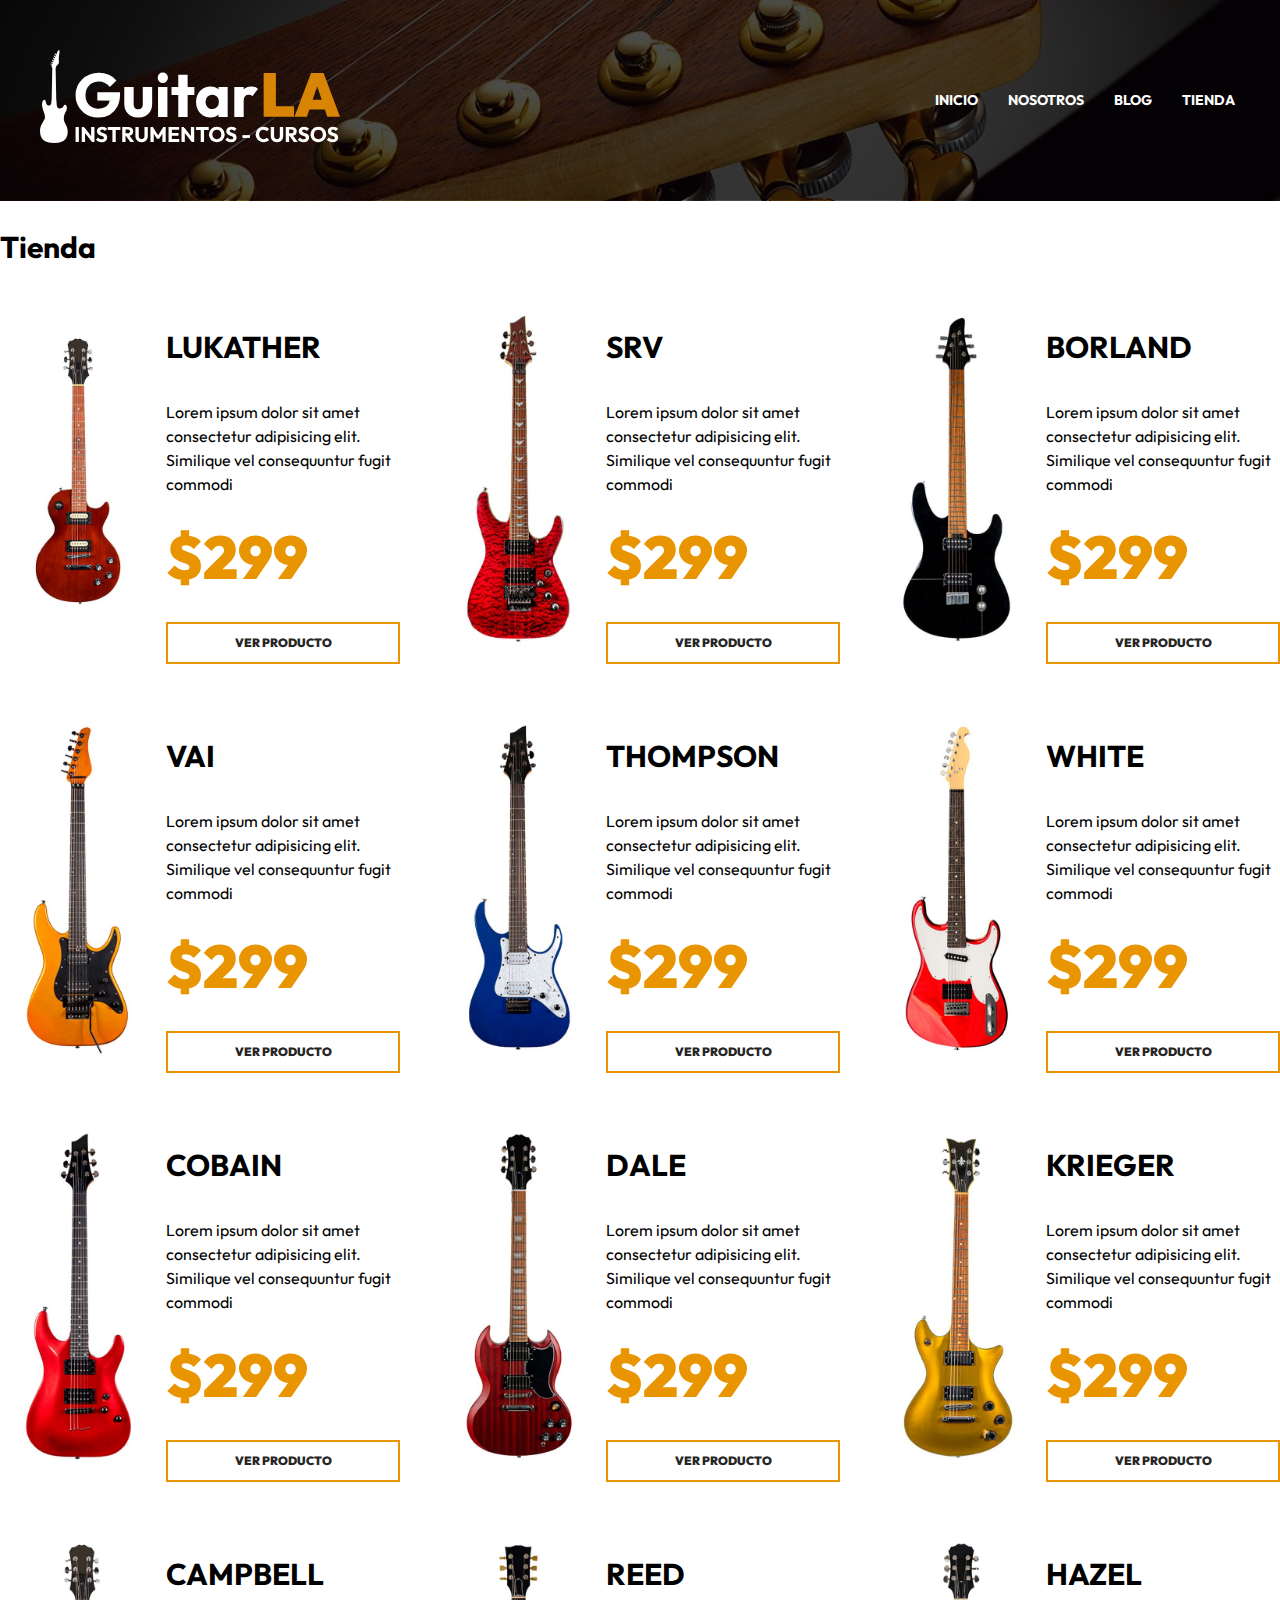
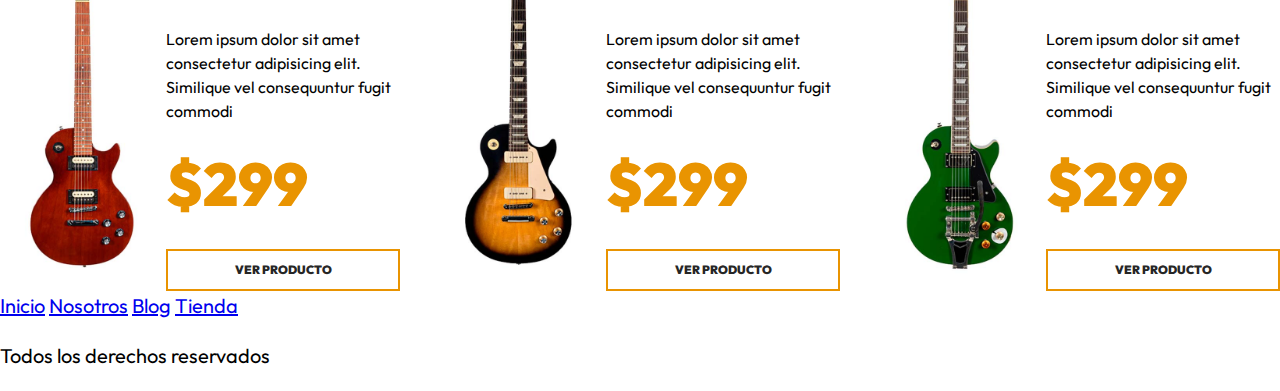
<file: tienda.html>
<!DOCTYPE html>
<html lang="en">
<head>
    <meta charset="UTF-8">
    <meta http-equiv="X-UA-Compatible" content="IE=edge">
    <meta name="viewport" content="width=device-width, initial-scale=1.0">
    <title>GuitarLA: Tienda</title>
    <link rel="stylesheet" href="css/normalize.css">
    <link rel="preconnect" href="https://fonts.googleapis.com">
    <link rel="preconnect" href="https://fonts.gstatic.com" crossorigin>
    <link href="https://fonts.googleapis.com/css2?family=Outfit:wght@400;700;900&display=swap" rel="stylesheet"> 
    <link rel="stylesheet" href="css/app.css">
</head>
<body>

    <header class="header">
        <div class="header__contenedor">
            <div class="header__barra">
                <a href="./">
                    <img class="header__logo" src="img/logo.svg" alt="imagen logo">
                </a>

                <nav class="navegacion">
                    <a class="navegacion__enlace" href="index.html">Inicio</a>
                    <a class="navegacion__enlace" href="nosotros.html">Nosotros</a>
                    <a class="navegacion__enlace" href="blog.html">Blog</a>
                    <a class="navegacion__enlace" href="tienda.html">Tienda</a>
                </nav>
            </div><!--.header-barra-->
        </div>
    </header>


    <main class="contenedor">
        <h2 class="heading">Tienda</h2>
        <div class="productos__grid">

            <div class="producto">
                <img class="producto__imagen" src="img/guitarra_01.jpg" alt="imagen guitarra">

                <div class="producto__contenido">
                    <h3 class="producto__nombre">Lukather</h3>
                    <p class="producto__descripcion">Lorem ipsum dolor sit amet consectetur adipisicing elit. Similique
                        vel consequuntur fugit commodi</p>
                    <p class="producto__precio">$299</p>
                    <a class="producto__enlace" href="producto.html">Ver Producto</a>
                </div>
            </div><!--./producto-->

            <div class="producto">
                <img class="producto__imagen" src="img/guitarra_02.jpg" alt="imagen guitarra">

                <div class="producto__contenido">
                    <h3 class="producto__nombre">SRV</h3>
                    <p class="producto__descripcion">Lorem ipsum dolor sit amet consectetur adipisicing elit. Similique
                        vel consequuntur fugit commodi</p>
                    <p class="producto__precio">$299</p>
                    <a class="producto__enlace" href="producto.html">Ver Producto</a>
                </div>
            </div><!--./producto-->

            <div class="producto">
                <img class="producto__imagen" src="img/guitarra_03.jpg" alt="imagen guitarra">

                <div class="producto__contenido">
                    <h3 class="producto__nombre">Borland</h3>
                    <p class="producto__descripcion">Lorem ipsum dolor sit amet consectetur adipisicing elit. Similique
                        vel consequuntur fugit commodi</p>
                    <p class="producto__precio">$299</p>
                    <a class="producto__enlace" href="producto.html">Ver Producto</a>
                </div>
            </div><!--./producto-->

            <div class="producto">
                <img class="producto__imagen" src="img/guitarra_04.jpg" alt="imagen guitarra">

                <div class="producto__contenido">
                    <h3 class="producto__nombre">VAI</h3>
                    <p class="producto__descripcion">Lorem ipsum dolor sit amet consectetur adipisicing elit. Similique
                        vel consequuntur fugit commodi</p>
                    <p class="producto__precio">$299</p>
                    <a class="producto__enlace" href="producto.html">Ver Producto</a>
                </div>
            </div><!--./producto-->

            <div class="producto">
                <img class="producto__imagen" src="img/guitarra_05.jpg" alt="imagen guitarra">

                <div class="producto__contenido">
                    <h3 class="producto__nombre">Thompson</h3>
                    <p class="producto__descripcion">Lorem ipsum dolor sit amet consectetur adipisicing elit. Similique
                        vel consequuntur fugit commodi</p>
                    <p class="producto__precio">$299</p>
                    <a class="producto__enlace" href="producto.html">Ver Producto</a>
                </div>
            </div><!--./producto-->

            <div class="producto">
                <img class="producto__imagen" src="img/guitarra_06.jpg" alt="imagen guitarra">

                <div class="producto__contenido">
                    <h3 class="producto__nombre">White</h3>
                    <p class="producto__descripcion">Lorem ipsum dolor sit amet consectetur adipisicing elit. Similique
                        vel consequuntur fugit commodi</p>
                    <p class="producto__precio">$299</p>
                    <a class="producto__enlace" href="producto.html">Ver Producto</a>
                </div>
            </div><!--./producto-->

            <div class="producto">
                <img class="producto__imagen" src="img/guitarra_07.jpg" alt="imagen guitarra">

                <div class="producto__contenido">
                    <h3 class="producto__nombre">Cobain</h3>
                    <p class="producto__descripcion">Lorem ipsum dolor sit amet consectetur adipisicing elit. Similique
                        vel consequuntur fugit commodi</p>
                    <p class="producto__precio">$299</p>
                    <a class="producto__enlace" href="producto.html">Ver Producto</a>
                </div>
            </div><!--./producto-->

            <div class="producto">
                <img class="producto__imagen" src="img/guitarra_08.jpg" alt="imagen guitarra">

                <div class="producto__contenido">
                    <h3 class="producto__nombre">Dale</h3>
                    <p class="producto__descripcion">Lorem ipsum dolor sit amet consectetur adipisicing elit. Similique
                        vel consequuntur fugit commodi</p>
                    <p class="producto__precio">$299</p>
                    <a class="producto__enlace" href="producto.html">Ver Producto</a>
                </div>
            </div><!--./producto-->

            <div class="producto">
                <img class="producto__imagen" src="img/guitarra_09.jpg" alt="imagen guitarra">

                <div class="producto__contenido">
                    <h3 class="producto__nombre">Krieger</h3>
                    <p class="producto__descripcion">Lorem ipsum dolor sit amet consectetur adipisicing elit. Similique
                        vel consequuntur fugit commodi</p>
                    <p class="producto__precio">$299</p>
                    <a class="producto__enlace" href="producto.html">Ver Producto</a>
                </div>
            </div><!--./producto-->

            <div class="producto">
                <img class="producto__imagen" src="img/guitarra_10.jpg" alt="imagen guitarra">

                <div class="producto__contenido">
                    <h3 class="producto__nombre">Campbell</h3>
                    <p class="producto__descripcion">Lorem ipsum dolor sit amet consectetur adipisicing elit. Similique
                        vel consequuntur fugit commodi</p>
                    <p class="producto__precio">$299</p>
                    <a class="producto__enlace" href="producto.html">Ver Producto</a>
                </div>
            </div><!--./producto-->

            <div class="producto">
                <img class="producto__imagen" src="img/guitarra_11.jpg" alt="imagen guitarra">

                <div class="producto__contenido">
                    <h3 class="producto__nombre">Reed</h3>
                    <p class="producto__descripcion">Lorem ipsum dolor sit amet consectetur adipisicing elit. Similique
                        vel consequuntur fugit commodi</p>
                    <p class="producto__precio">$299</p>
                    <a class="producto__enlace" href="producto.html">Ver Producto</a>
                </div>
            </div><!--./producto-->

            <div class="producto">
                <img class="producto__imagen" src="img/guitarra_12.jpg" alt="imagen guitarra">

                <div class="producto__contenido">
                    <h3 class="producto__nombre">Hazel</h3>
                    <p class="producto__descripcion">Lorem ipsum dolor sit amet consectetur adipisicing elit. Similique
                        vel consequuntur fugit commodi</p>
                    <p class="producto__precio">$299</p>
                    <a class="producto__enlace" href="producto.html">Ver Producto</a>
                </div>
            </div><!--./producto-->


        </div><!--./productos__grid-->
    </main>

    <footer class="footer">
        <div class="footer__contenedor footer__contenido">
            <nav class="footer__nav">
                <a class="footer__enlace" href="index.html">Inicio</a>
                <a class="footer__enlace" href="nosotros.html">Nosotros</a>
                <a class="footer__enlace" href="blog.html">Blog</a>
                <a class="footer__enlace" href="tienda.html">Tienda</a>
            </nav>
            <p class="footer__copyright">Todos los derechos reservados</p>
        </div>
    </footer>

</body>
</html>
</file>
<file: css/app.css>
:root {
  --primary: #e99401;
  --negro: #262626;
  --blanco: #fff;
  --fuente-principal: "Outfit", sans-serif;
}
html {
  font-size: 62.5%;
  box-sizing: border-box;
}
*,
*:before,
*:after {
  box-sizing: inherit;
}
body {
  font-size: 2rem;
  font-family: var(--fuente-principal);
  line-height: 1.5;
}
img {
  max-width: 100%;
}
[class$="__contenedor"] {
  max-width: 120rem;
  margin: 0 auto;
  width: 95%;
}
[class$="__heading"]{
    font-size: 4rem;
    text-align: center;
    font-weight: 900;
    color: var(--primary);
    margin: 5rem 0;
}
.header {
  background-image: linear-gradient(
      to right,
      rgb(0 0 0 / 0.7),
      rgb(0 0 0 / 0.7)
    ),
    url(../img/header.jpg);
  background-size: cover;
  background-position: 50%;
  padding: 5rem 0;
  position: relative;
}

.header__guitarra {
  display: none;
}
@media (min-width: 992px) {
  .header__guitarra {
    display: block;
    position: absolute;
    bottom: 0;
    right: 0;

    /* animation-name: mostrarImagen;
    animation-duration: 1s;
    animation-delay: 0s;
    animation-timing-function: ease-in-out;
    animation-iteration-count: 1; */
    animation: 1s ease-in-out 0s 1 mostrarImagen;
  }
}

@keyframes mostrarImagen {
  0% {
    opacity: 0;
    transform: translateX(-10rem);
  }
  50% {
    opacity: 0;
  }
  100% {
    opacity: 1;
    transform: translate(0);
  }
}
.header__barra {
  display: flex;
  flex-direction: column;
  align-items: center;
}
@media (min-width: 768px) {
  .header__barra {
    flex-direction: row;
    justify-content: space-between;
  }
}
.header__logo {
  width: 30rem;
}

.navegacion {
  display: flex;
  gap: 2rem;
  margin-top: 5rem;
  position: relative;
  z-index: 1;
}
@media (min-width: 768px) {
  .navegacion {
    margin-top: 0;
  }
}
.navegacion__enlace {
  color: var(--blanco);
  text-decoration: none;
  text-transform: uppercase;
  padding: 0.5rem;
  font-size: 1.4rem;
  font-weight: 700;
  transition-property: background-color;
  transition-duration: 0.3s;
}
.navegacion__enlace:hover {
  background-color: var(--primary);
}

.modelo {
  color: var(--blanco);
  margin-top: 5rem;
  text-align: center;
}
@media (min-width: 768px) {
  .modelo {
    text-align: left;
    width: 50%;
  }
}
.modelo__nombre {
  font-size: 8rem;
}
.modelo__precio {
  font-size: 6rem;
  color: var(--primary);
  font-weight: 900;
  line-height: 0;
}
.modelo__enlace {
  margin-top: 2rem;
  text-decoration: none;
  padding: 1rem 5rem;
  border: 2px solid var(--primary);
  color: var(--blanco);
  text-transform: uppercase;
  font-weight: 700;
  font-size: 1.4rem;
  transition-property: background-color;
  transition-duration: 0.3s;
}
.modelo__enlace:hover {
  background-color: var(--primary);
}

.productos__grid{
    display: grid;
    gap: 4rem;
}
@media (min-width: 768px) {
    .productos__grid{
        grid-template-columns: repeat(2,1fr);
    }
}
@media (min-width: 992px) {
    .productos__grid{
        grid-template-columns: repeat(3,1fr);
    }
}
.producto{
    display: grid;
    grid-template-columns: 2fr 3fr;
    column-gap: 1rem;
    align-items: center;
}
.producto__nombre{
    font-size: 3rem;
    text-transform: uppercase;
}
.producto__descripcion{
    font-size: 1.6rem;
}
.producto__precio{
    color: var(--primary);
    font-size: 6rem;
    font-weight: 900;
    margin: 0;
}
.producto__enlace{
    margin-top: 2rem;
    display: block;
    text-decoration: none;
    color: var(--negro);
    padding: 1rem 5rem;
    border: 2px solid var(--primary);
    text-align: center;
    font-size: 1.2rem;
    font-weight: 900;
    text-transform: uppercase;
    transition:  background-color .3s;
}
.producto__enlace:hover{
    background-color: var(--primary);
    color: var(--blanco);
}
.cursos{
    background-image: linear-gradient(to right, rgb(0 0 0 /.65), rgb(0 0 0/ .65)), url('../img/cursos_bg.jpg');
    padding: 10rem 0 ;
    background-size: cover;
    background-position: center;
}
.cursos__grid{
    display: grid;
}
@media (min-width: 768px) {
    .cursos__grid{
        display: grid;
        grid-template-columns: repeat(2,1fr);
        column-gap: 2rem;
    }
}
.cursos__contenido{
    display: flex;
    flex-direction: column;
    align-items: center;
}
@media (min-width: 768px) {
    .cursos__contenido{
        grid-column: 2 / 3;
    }
}
.cursos__texto{
    color: var(--blanco);
    text-align: center;
    font-size: 2.4rem;
}
.cursos__enlace {
    color: var(--blanco);
    margin-top: 2rem;
    display: inline-block;
    border: 2px solid var(--primary);
    text-decoration: none;
    padding: 1rem 5rem;
    text-transform: uppercase;
    font-size: 1.4rem;
    font-weight: 700;
    transition-property: background-color;
    transition-duration: .3s;
}
.cursos__enlace:hover {
    background-color: var(--primary);
    color: var(--blanco);
}
</file>
